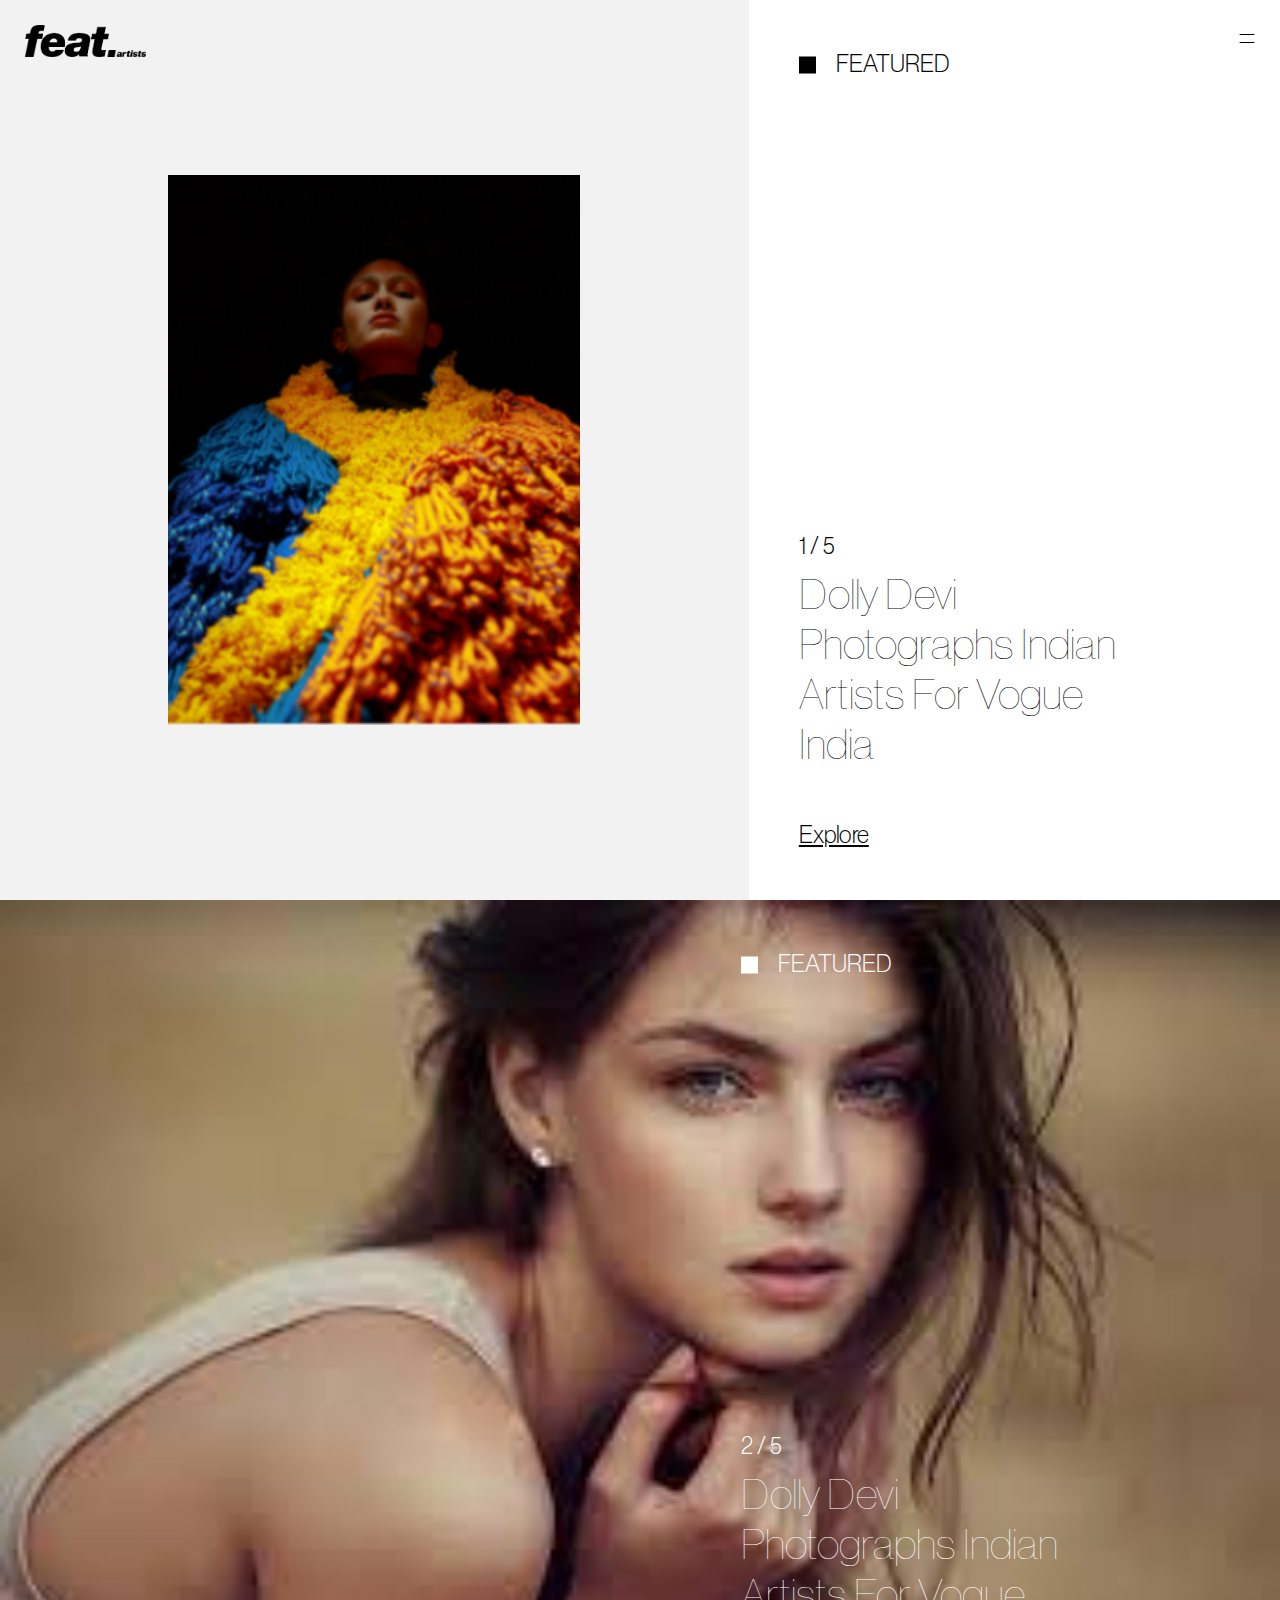
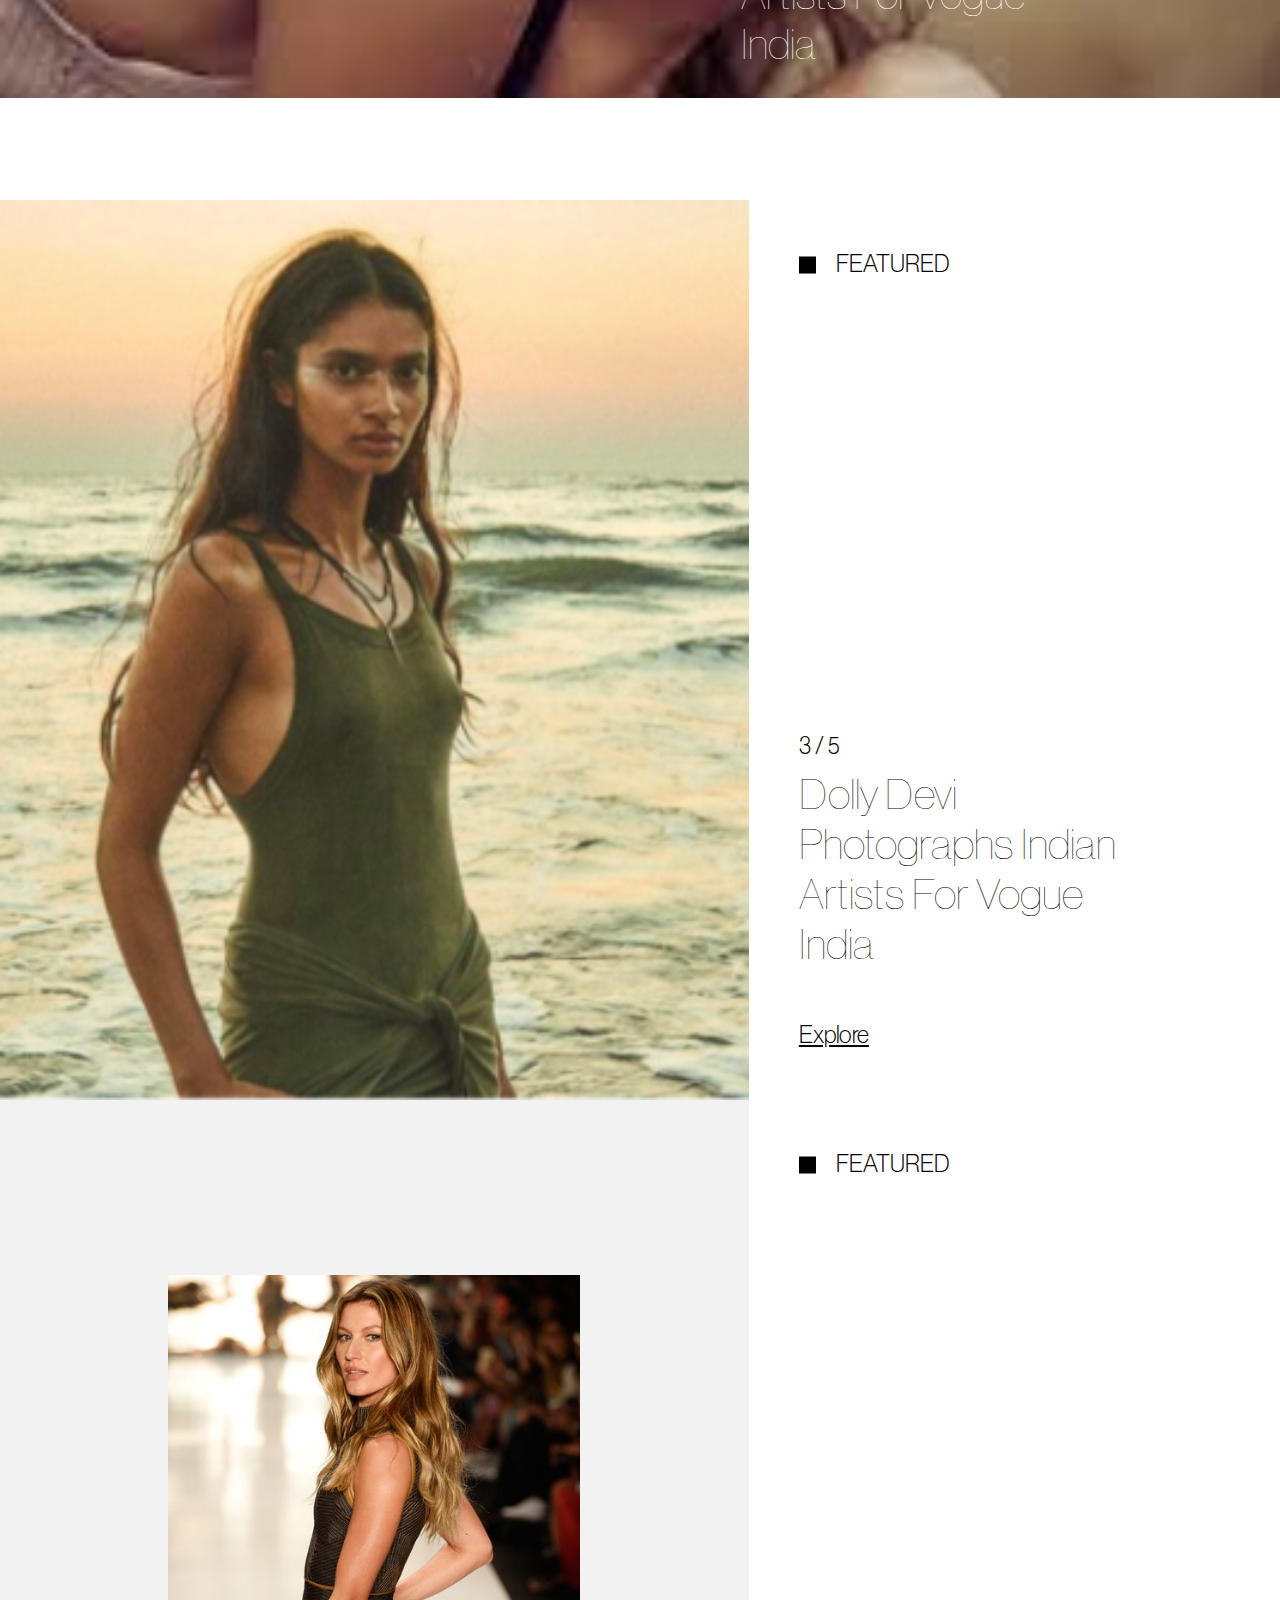
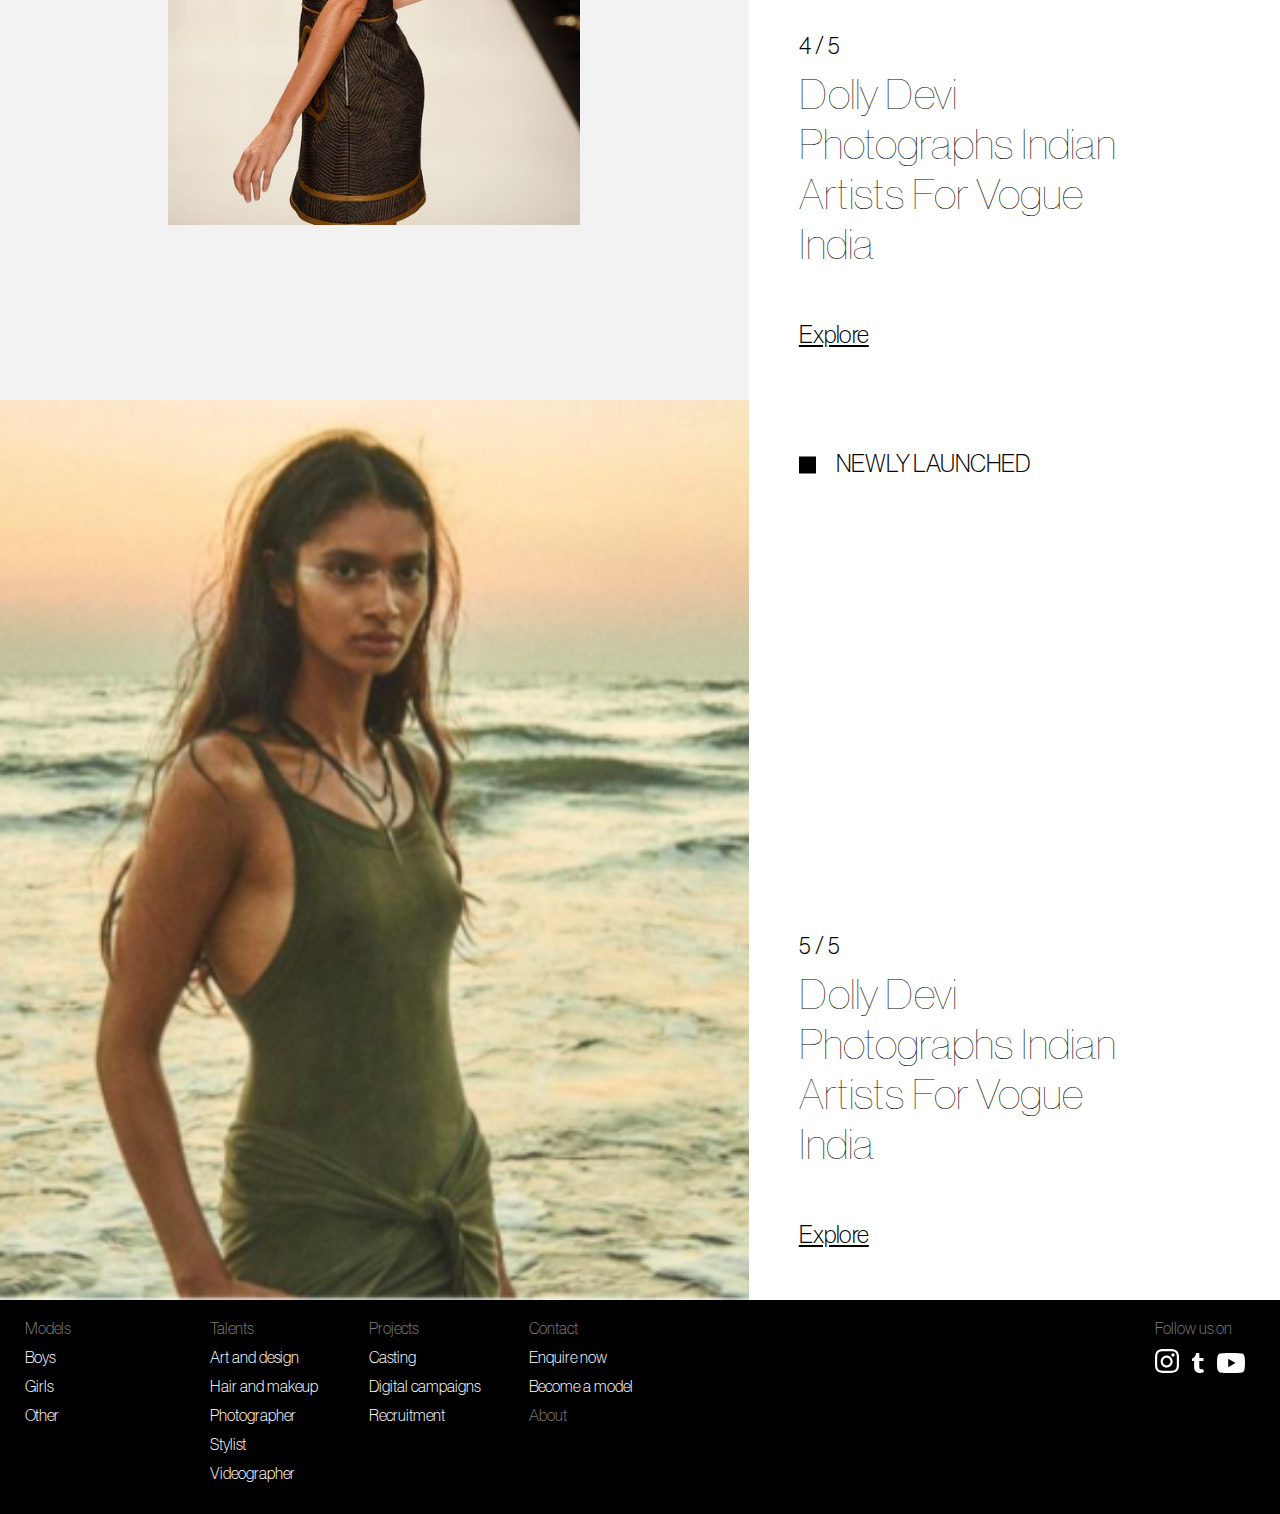
<file: index.html>
<!DOCTYPE html>
<html lang="en">
<head>
    <meta charset="UTF-8">
    <meta http-equiv="X-UA-Compatible" content="IE=edge">
    <meta name="viewport" content="width=device-width, initial-scale=1.0">
    <title>Feat</title>
    <link rel="stylesheet" href="style.css">
    <link rel="stylesheet" href="home.css">
    <link href="https://db.onlinewebfonts.com/c/02d8bfeaeb805e69f0b04e0f78697ec3?family=NHaasGroteskDSPro-55Rg" rel="stylesheet" type="text/css"/>
    <script src="https://code.jquery.com/jquery-3.6.0.min.js" integrity="sha256-/xUj+3OJU5yExlq6GSYGSHk7tPXikynS7ogEvDej/m4=" crossorigin="anonymous"></script>
    <script src="./utils.js"></script>
</head>
<body>
    <header>
        <span class="logo"><a href="index.html"><img src="img/feat_artists-logo.png" alt=""></a></span>
        <span class="hamburger-icon"><img src="img/hamburger-icon.svg" alt=""></span>
    </header>
    <main class="">
        <section class="section active" id="slide-1">
            <div class="feat-home-banner gray-box">
                <div class="feat-home-banner-image">
                    <div class="feat-aspect-container">
                        <div class="aspect-4-3">
                            <img src="./img/img3.png" alt="" srcset="" style="z-index:1">
                            <img src="./img/img1.png" alt="" srcset="">
                           <img src="./img/img5.jpeg" alt="" srcset="">
                           <img src="./img/img6.jpeg" alt="" srcset="">
                        </div>
                    </div>
                </div>
                <div class="feat-home-banner-content">
                    <div class="tag">FEATURED</div>
                    <div class="feat-banner-slide-content">
                        <div class="slide-number">
                            <span>1</span>
                            /
                            <span>5</span>
                        </div>
                        <h1 onmouseover="runImageSlideshow(1)" onmouseout="stopImageSlideshow()">Dolly Devi Photographs Indian Artists For Vogue India</h1>
                        <a onmouseover="runImageSlideshow(1)" onmouseout="stopImageSlideshow()">Explore</a>
                    </div>
                </div>
            </div>
        </section>
        <section class="section " id="slide-2">
            <div class="feat-home-banner full">
                <div class="feat-home-banner-image">
                    <img src="./img/download.jpeg" alt="" srcset="" style="z-index:1">

                </div>
                <div class="feat-home-banner-content">
                    <div class="tag">FEATURED</div>
                    <div class="feat-banner-slide-content">
                        <div class="slide-number">
                            <span>2</span>
                            /
                            <span>5</span>
                        </div>
                        <h1 onmouseover="runImageSlideshow(2)" onmouseout="stopImageSlideshow()">Dolly Devi Photographs Indian Artists For Vogue India</h1>
                        <a onmouseover="runImageSlideshow(2)" onmouseout="stopImageSlideshow()">Explore</a>
                    </div>
                </div>
            </div>
        </section>
        <section class="section" id="slide-3">
            <div class="feat-home-banner">
                <div class="feat-home-banner-image">
                 <img src="./img/img1.png" alt="" srcset="" style="z-index:1">
                 <img src="./img/img2.png" alt="" srcset="">
                    <img src="./img/img5.jpeg" alt="" srcset="">
                    <img src="./img/img6.jpeg" alt="" srcset="">
                </div>
                <div class="feat-home-banner-content">
                    <div class="tag">FEATURED</div>
                    <div class="feat-banner-slide-content">
                        <div class="slide-number">
                            <span>3</span>
                            /
                            <span>5</span>
                        </div>
                        <h1 onmouseover="runImageSlideshow(3)" onmouseout="stopImageSlideshow()">Dolly Devi Photographs Indian Artists For Vogue India</h1>
                        <a onmouseover="runImageSlideshow(3)" onmouseout="stopImageSlideshow()">Explore</a>
                    </div>
                </div>
            </div>
        </section>
        <section class="section " id="slide-4">
            <div class="feat-home-banner gray-box">
                <div class="feat-home-banner-image">
                    <div class="feat-aspect-container">
                        <div class="aspect-4-3">
                            <img src="./img/img6.jpeg" alt="" srcset="" style="z-index:1">
                            <img src="./img/img1.png" alt="" srcset="">
                           <img src="./img/img5.jpeg" alt="" srcset="">
                           <img src="./img/img4.jpeg" alt="" srcset="">
                        </div>
                    </div>
                </div>
                <div class="feat-home-banner-content">
                    <div class="tag">FEATURED</div>
                    <div class="feat-banner-slide-content">
                        <div class="slide-number">
                            <span>4</span>
                            /
                            <span>5</span>
                        </div>
                        <h1 onmouseover="runImageSlideshow(4)" onmouseout="stopImageSlideshow()">Dolly Devi Photographs Indian Artists For Vogue India</h1>
                        <a onmouseover="runImageSlideshow(4)"  onmouseout="stopImageSlideshow()">Explore</a>
                    </div>
                </div>
            </div>
        </section>
        <section class="section static" id="slide-5">
            <div class="feat-home-banner">
                <div class="feat-home-banner-image">
                 <img src="./img/img1.png" alt="" srcset="" style="z-index:1">
                 <img src="./img/img2.png" alt="" srcset="">
                    <img src="./img/img5.jpeg" alt="" srcset="">
                    <img src="./img/img6.jpeg" alt="" srcset="">
                </div>
                <div class="feat-home-banner-content">
                    <div class="tag">NEWLY LAUNCHED</div>
                    <div class="feat-banner-slide-content">
                        <div class="slide-number">
                            <span>5</span>
                            /
                            <span>5</span>
                        </div>
                        <h1 onmouseover="runImageSlideshow(3)" onmouseout="stopImageSlideshow()">Dolly Devi Photographs Indian Artists For Vogue India</h1>
                        <a onmouseover="runImageSlideshow(3)" onmouseout="stopImageSlideshow()">Explore</a>
                    </div>
                </div>
            </div>
        </section>
        <!-- <section class="section static">
          <h1>Boring</h1>
        </section>
        <section class="section parallax bg2">
          <h1>Fluffy Kitten</h1>
        </section> -->
      </main>
    <footer>
        <ul>
            <li class="grey mb10">Models</li>
            <li>Boys</li>
            <li>Girls</li>
            <li>Other</li>
        </ul>
        <ul>
            <li class="grey mb10">Talents</li>
            <li>Art and design</li>
            <li>Hair and makeup</li>
            <li>Photographer</li>
            <li>Stylist</li>
            <li>Videographer</li>
        </ul>
        <ul>
            <li class="grey mb10">Projects</li>
            <li>Casting</li>
            <li>Digital campaigns</li>
            <li>Recruitment</li>
        </ul>
        <ul>
            <li class="grey mb10">Contact</li>
            <li>Enquire now</li>
            <li class="mb10">Become a model</li>
            <li class="grey desk-only">About</li>
        </ul>
        <ul class="mob-only">
            <li class="grey mb10">About</li>
        </ul>
        <ul class="ml-auto">
            <li class="mb10 grey">Follow us on </li>
            <li class="social-icons">
                <span><img src="img/insta.svg" alt=""></span>
                <span><img src="img/tumblr.svg" alt=""></span>
                <span><img src="img/youtube.svg" alt=""></span>
            </li>
        </ul>
    </footer>
    <script>
        lastScrollTop = 0
        $(document).ready(function(){
            $(window).on('scroll',function(e){
                if($(window).scrollTop() > lastScrollTop){
                    goingDown = true;
                    
                    // $(window).scrollTop($('.section:not(.active)')[0].offsetTop)
                    // $("html, body").animate({ scrollTop: $('.section:not(.active)')[0].offsetTop }, 600);
                    // $('.section:not(.active)').css('margin-top',0)
                    // $('.section:not(.active)').first().addClass('active')
                    // $('.section:not(.active)').first().css('margin-top',(($('.section.active').length * 100) + 'vh'))
                    // console.log('came here');
                    // e.stopPropagation();
                }else{
                    goingDown = false;
                }
                lastScrollTop = $(window).scrollTop();
                if($('.section:not(.active):not(.static').length){
                    if($(window).scrollTop() > $('.section:not(.active)').first().offset().top){
                        $('.section:not(.active)').css('margin-top',0)
                        $('.section:not(.active)').first().addClass('active')
                        $('.section:not(.active)').first().css('margin-top',(($('.section.active').length * 100) + 'vh'))
                    }
                }
                if(!goingDown && $('.section.active').length > 1){
                    console.log(goingDown);
                    if($(window).scrollTop() <= $('.section:not(.active)').first().offset().top - $(window).height()){
                        $('.section.active').last().removeClass('active')
                        $('.section:not(.active)').first().css('margin-top',(($('.section.active').length * 100) + 'vh'))
                       // $('.section:not(.active)').css('margin-top',0)
                   }
                }
                // else{
                //     $('.section:not(.active)').first().removeClass('active')
                // }
            })



            // window.addEventListener('scroll',scrollHandler);
            // window.addEventListener(wheelEvent, throttle(scrollHandler, 300));
            // window.addEventListener('keydown', keyDownHandler);
            
            var scrollTimer = -1;
            var isScrolledFinished = false;
            function scrollHandler(e){
                // console.log(e.preventDefault);

                // if (scrollTimer != -1)
                //     clearTimeout(scrollTimer);
                    
                // scrollTimer = window.setTimeout(scrollFinished, 300);
                changeActiveSlide('down');
                
                // if (window.innerWidth > 767) {
                    // }
            }
            $(window).one('scroll',function() {
                // Stuff
                console.log('working once');
                changeActiveSlide(goingDown);
            });
            function reinitiateSingleScroll(){
                $(window).one('scroll',function() {
                    // Stuff
                    changeActiveSlide(goingDown);
                    console.log('working twice');
                });
            }
            // function scrollFinished() {
            //     console.log(isScrolledFinished);
            //     isScrolledFinished = true;
            //     if( $(window).scrollTop() != $('section:not(.active)').first().offset().top){
            //     }
            // }
            function changeActiveSlide(direction){
                if(window.pageYOffset < $('section.static').first().offset().top){
                        if(direction){
                            console.log(direction);
                            $("html, body").animate({ scrollTop: $('section:not(.active)').first().offset().top }, 300,function(){
                                console.log('animation stopped');
                            });
                            $('html, body').css('overflow','hidden')
                            setTimeout(function() {
                                $('html, body').css('overflow','auto')
                                reinitiateSingleScroll();
                            }, 1000);
                        }
                        if(direction == false){
                            $("html, body").animate({ scrollTop: $('section:not(.active)').first().offset().top - $(window).height() }, 300,function(){
                                console.log('animation stopped');
                            
                            });
                            $('html, body').css('overflow','hidden')
                            setTimeout(function() {
                                $('html, body').css('overflow','auto')
                                reinitiateSingleScroll();
                            }, 1000);
                        }
                }else{
                    reinitiateSingleScroll();
                }
            }
        })


        


        var imgTimer;
        function stopImageSlideshow(id){
            clearInterval(imgTimer)
        }
        function runImageSlideshow(id){
            const length = $('#slide-'+id + ' .feat-home-banner-image img').length;
            count = 1;
            imgTimer = setInterval(function(){
                if(count===length){
                    count = 0;
                    // $('#slide-'+id + ' .feat-home-banner-image img').css('z-index','0');
                    // $('#slide-'+id + ' .feat-home-banner-image img')[0].style.zIndex = 1;
                    
                }
                $('#slide-'+id + ' .feat-home-banner-image img').css('z-index','0');
                $('#slide-'+id + ' .feat-home-banner-image img')[count].style.zIndex = 1;
                count +=1;
            
            },500)
        }
    </script>
</body>
</html>
</file>
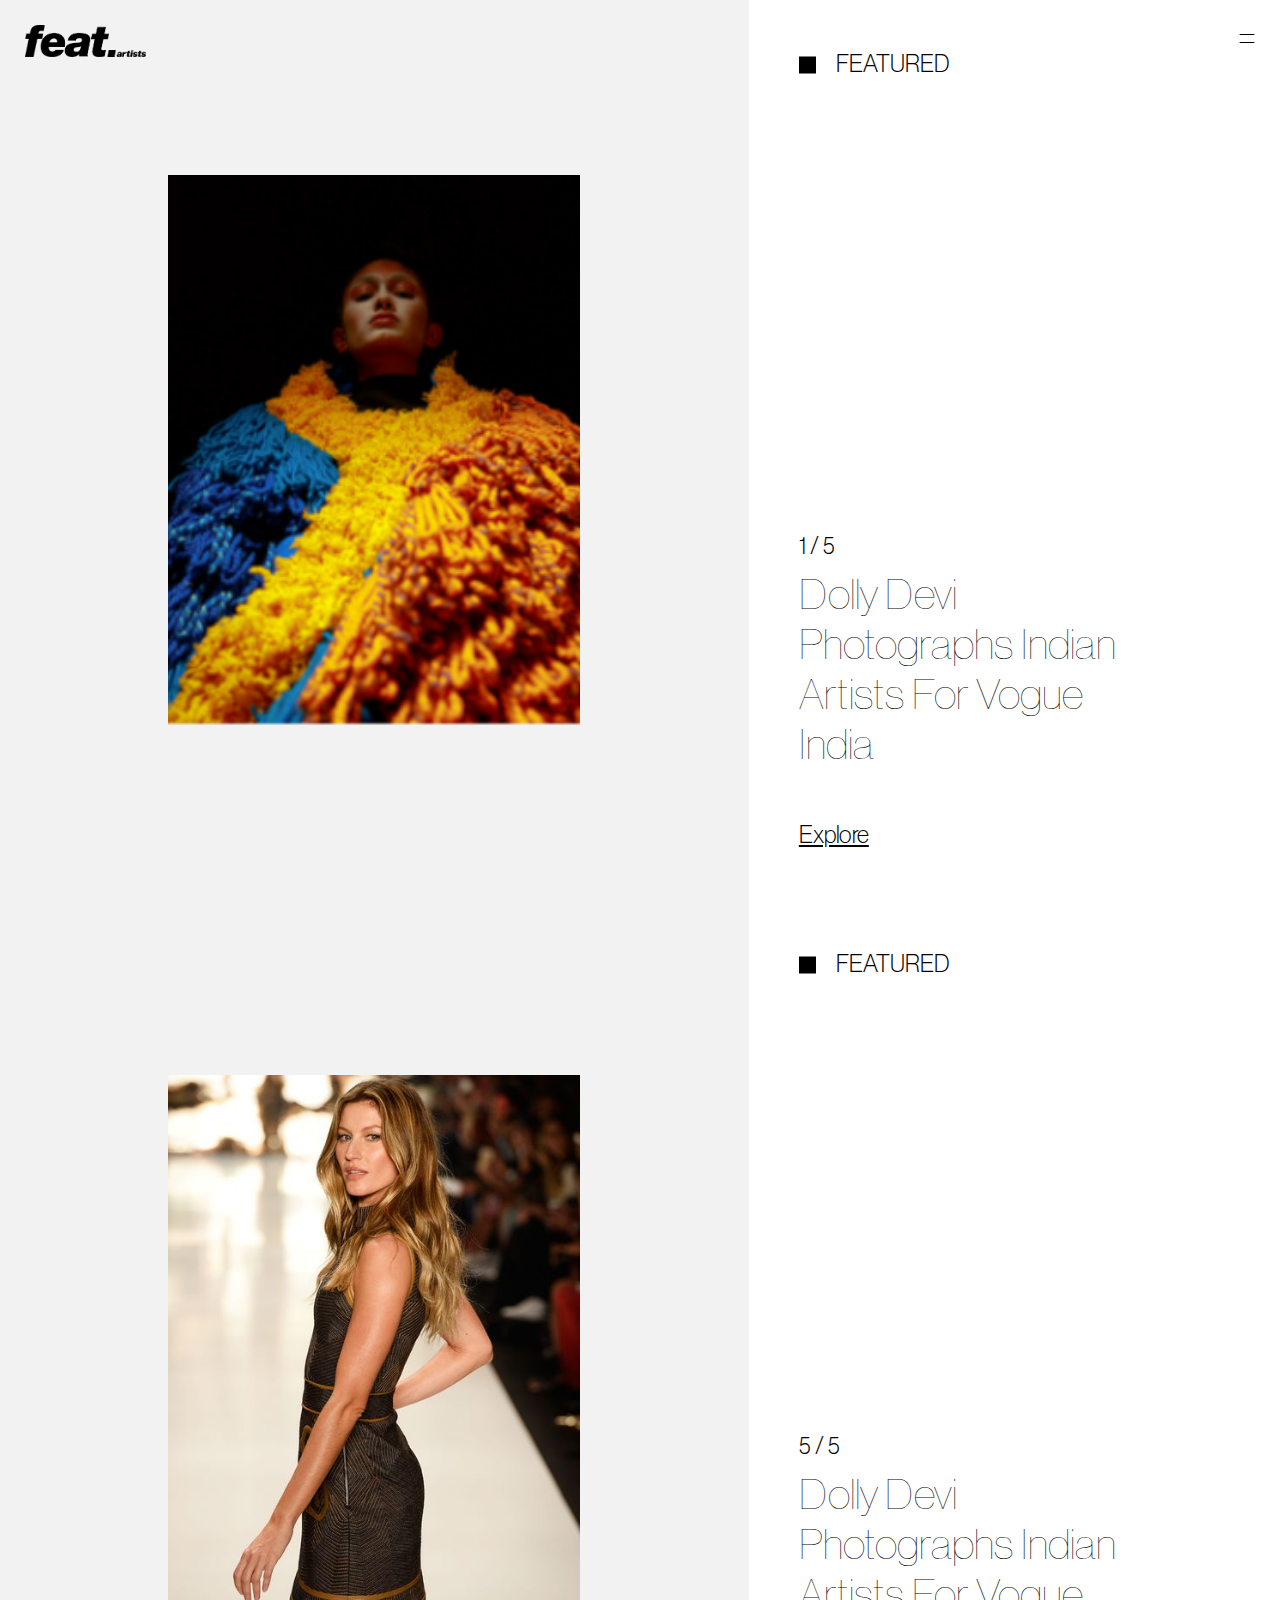
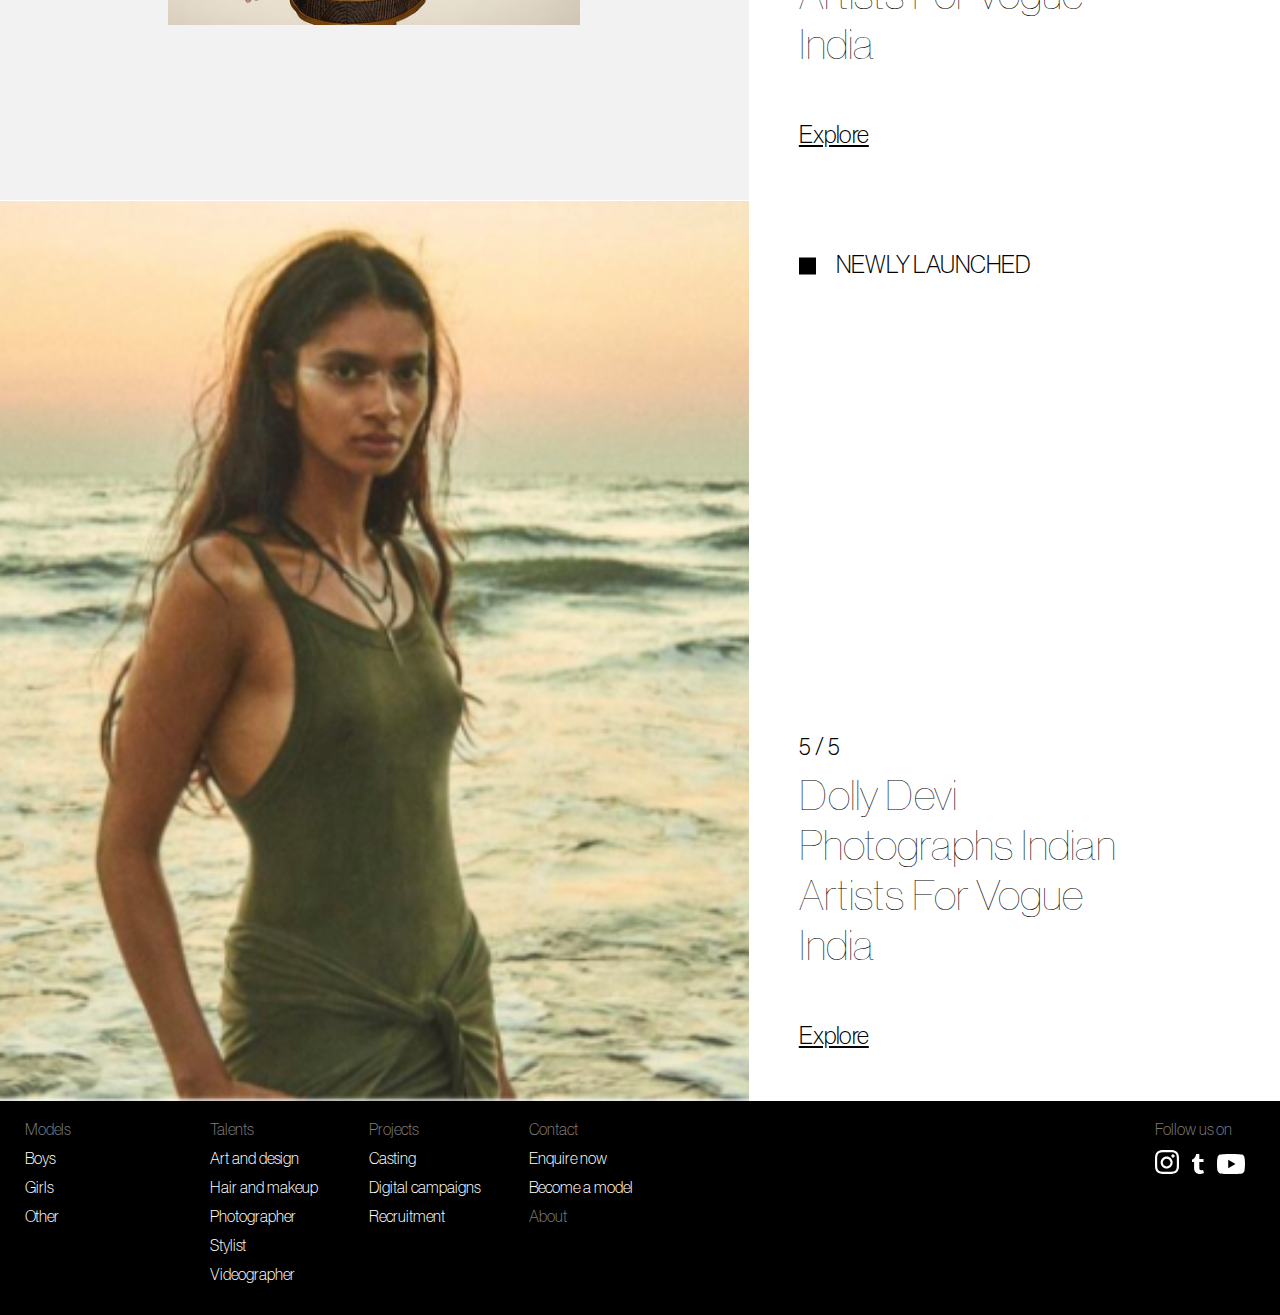
<file: homepage.html>
<!DOCTYPE html>
<html lang="en">
<head>
    <meta charset="UTF-8">
    <meta http-equiv="X-UA-Compatible" content="IE=edge">
    <meta name="viewport" content="width=device-width, initial-scale=1.0">
    <title>Feat</title>
    <link rel="stylesheet" href="style.css">
    <link rel="stylesheet" href="home.css">
    <link href="https://db.onlinewebfonts.com/c/02d8bfeaeb805e69f0b04e0f78697ec3?family=NHaasGroteskDSPro-55Rg" rel="stylesheet" type="text/css"/>
    <script src="https://code.jquery.com/jquery-3.6.0.min.js" integrity="sha256-/xUj+3OJU5yExlq6GSYGSHk7tPXikynS7ogEvDej/m4=" crossorigin="anonymous"></script>
    <script src="./utils.js"></script>
</head>
<body>
    <header>
        <span class="logo"><a href="index.html"><img src="img/feat_artists-logo.png" alt=""></a></span>
        <span class="hamburger-icon"><img src="img/hamburger-icon.svg" alt=""></span>
    </header>
    <main class="">
        <div class="section-wrapper">
        <section class="section active" id="slide-1">
            <div class="feat-home-banner gray-box">
                <div class="feat-home-banner-image">
                    <div class="feat-aspect-container">
                        <div class="aspect-4-3">
                            <img src="./img/img3.png" alt="" srcset="" style="z-index:1">
                            <img src="./img/img1.png" alt="" srcset="">
                           <img src="./img/img5.jpeg" alt="" srcset="">
                           <img src="./img/img6.jpeg" alt="" srcset="">
                        </div>
                    </div>
                </div>
                <div class="feat-home-banner-content">
                    <div class="tag">FEATURED</div>
                    <div class="feat-banner-slide-content">
                        <div class="slide-number">
                            <span>1</span>
                            /
                            <span>5</span>
                        </div>
                        <h1 onmouseover="runImageSlideshow(1)" onmouseout="stopImageSlideshow()">Dolly Devi Photographs Indian Artists For Vogue India</h1>
                        <a onmouseover="runImageSlideshow(1)" onmouseout="stopImageSlideshow()">Explore</a>
                    </div>
                </div>
            </div>
        </section>
        <section class="section " id="slide-2">
            <div class="feat-home-banner full">
                <div class="feat-home-banner-image">
                    <img src="./img/download.jpeg" alt="" srcset="" style="z-index:1">

                </div>
                <div class="feat-home-banner-content">
                    <div class="tag">FEATURED</div>
                    <div class="feat-banner-slide-content">
                        <div class="slide-number">
                            <span>2</span>
                            /
                            <span>5</span>
                        </div>
                        <h1 onmouseover="runImageSlideshow(2)" onmouseout="stopImageSlideshow()">Dolly Devi Photographs Indian Artists For Vogue India</h1>
                        <a onmouseover="runImageSlideshow(2)" onmouseout="stopImageSlideshow()">Explore</a>
                    </div>
                </div>
            </div>
        </section>
        <section class="section" id="slide-3">
            <div class="feat-home-banner">
                <div class="feat-home-banner-image">
                 <img src="./img/img1.png" alt="" srcset="" style="z-index:1">
                 <img src="./img/img2.png" alt="" srcset="">
                    <img src="./img/img5.jpeg" alt="" srcset="">
                    <img src="./img/img6.jpeg" alt="" srcset="">
                </div>
                <div class="feat-home-banner-content">
                    <div class="tag">FEATURED</div>
                    <div class="feat-banner-slide-content">
                        <div class="slide-number">
                            <span>3</span>
                            /
                            <span>5</span>
                        </div>
                        <h1 onmouseover="runImageSlideshow(3)" onmouseout="stopImageSlideshow()">Dolly Devi Photographs Indian Artists For Vogue India</h1>
                        <a onmouseover="runImageSlideshow(3)" onmouseout="stopImageSlideshow()">Explore</a>
                    </div>
                </div>
            </div>
        </section>
        <section class="section " id="slide-4">
            <div class="feat-home-banner">
                <div class="feat-home-banner-image">
                 <img src="./img/img1.png" alt="" srcset="" style="z-index:1">
                 <img src="./img/img2.png" alt="" srcset="">
                    <img src="./img/img5.jpeg" alt="" srcset="">
                    <img src="./img/img6.jpeg" alt="" srcset="">
                </div>
                <div class="feat-home-banner-content">
                    <div class="tag">NEWLY LAUNCHED</div>
                    <div class="feat-banner-slide-content">
                        <div class="slide-number">
                            <span>4</span>
                            /
                            <span>5</span>
                        </div>
                        <h1 onmouseover="runImageSlideshow(3)" onmouseout="stopImageSlideshow()">Dolly Devi Photographs Indian Artists For Vogue India</h1>
                        <a onmouseover="runImageSlideshow(3)" onmouseout="stopImageSlideshow()">Explore</a>
                    </div>
                </div>
            </div>
        </section>
        <section class="section " id="slide-5">
            <div class="feat-home-banner gray-box">
                <div class="feat-home-banner-image">
                    <div class="feat-aspect-container">
                        <div class="aspect-4-3">
                            <img src="./img/img6.jpeg" alt="" srcset="" style="z-index:1">
                            <img src="./img/img1.png" alt="" srcset="">
                           <img src="./img/img5.jpeg" alt="" srcset="">
                           <img src="./img/img4.jpeg" alt="" srcset="">
                        </div>
                    </div>
                </div>
                <div class="feat-home-banner-content">
                    <div class="tag">FEATURED</div>
                    <div class="feat-banner-slide-content">
                        <div class="slide-number">
                            <span>5</span>
                            /
                            <span>5</span>
                        </div>
                        <h1 onmouseover="runImageSlideshow(4)" onmouseout="stopImageSlideshow()">Dolly Devi Photographs Indian Artists For Vogue India</h1>
                        <a onmouseover="runImageSlideshow(4)"  onmouseout="stopImageSlideshow()">Explore</a>
                    </div>
                </div>
            </div>
        </section>
       
    </div>
    <div class="static-interceptor"></div>
        <!-- <section class="section static">
          <h1>Boring</h1>
        </section>
        <section class="section parallax bg2">
          <h1>Fluffy Kitten</h1>
        </section> -->
        <section class="section " id="slide-5">
            <div class="feat-home-banner">
                <div class="feat-home-banner-image">
                 <img src="./img/img1.png" alt="" srcset="" style="z-index:1">
                 <img src="./img/img2.png" alt="" srcset="">
                    <img src="./img/img5.jpeg" alt="" srcset="">
                    <img src="./img/img6.jpeg" alt="" srcset="">
                </div>
                <div class="feat-home-banner-content">
                    <div class="tag">NEWLY LAUNCHED</div>
                    <div class="feat-banner-slide-content">
                        <div class="slide-number">
                            <span>5</span>
                            /
                            <span>5</span>
                        </div>
                        <h1 onmouseover="runImageSlideshow(3)" onmouseout="stopImageSlideshow()">Dolly Devi Photographs Indian Artists For Vogue India</h1>
                        <a onmouseover="runImageSlideshow(3)" onmouseout="stopImageSlideshow()">Explore</a>
                    </div>
                </div>
            </div>
        </section>
      </main>
    <footer>
        <ul>
            <li class="grey mb10">Models</li>
            <li>Boys</li>
            <li>Girls</li>
            <li>Other</li>
        </ul>
        <ul>
            <li class="grey mb10">Talents</li>
            <li>Art and design</li>
            <li>Hair and makeup</li>
            <li>Photographer</li>
            <li>Stylist</li>
            <li>Videographer</li>
        </ul>
        <ul>
            <li class="grey mb10">Projects</li>
            <li>Casting</li>
            <li>Digital campaigns</li>
            <li>Recruitment</li>
        </ul>
        <ul>
            <li class="grey mb10">Contact</li>
            <li>Enquire now</li>
            <li class="mb10">Become a model</li>
            <li class="grey desk-only">About</li>
        </ul>
        <ul class="mob-only">
            <li class="grey mb10">About</li>
        </ul>
        <ul class="ml-auto">
            <li class="mb10 grey">Follow us on </li>
            <li class="social-icons">
                <span><img src="img/insta.svg" alt=""></span>
                <span><img src="img/tumblr.svg" alt=""></span>
                <span><img src="img/youtube.svg" alt=""></span>
            </li>
        </ul>
    </footer>
    <script>
        lastScrollTop = 0
        
        $(window).on('beforeunload', function() {
            $(window).scrollTop(0);
        });
        $(document).ready(function(){
            $(this).scrollTop(0);
            function resetPage(){
                console.log('here');
                window.scrollTo(0,0)
                $(window).css('overflow','hidden');
                $('body,html').css('overflow','hidden');
            }
            resetPage();
            const wheelEvent = 'onwheel' in document.createElement('div') ? 'wheel' : 'mousewheel';
            // window.addEventListener('DOMMouseScroll', throttle(this.scrollHandler, 500));
            

           
            
            window.addEventListener(wheelEvent,scrollHandler);
            window.addEventListener('scroll', scrollHandler);
            window.addEventListener('keydown', keyDownHandler);

            document.addEventListener('swiped-down', (e) => {
                console.log('swipe' + e.detail.dir); // swipe direction
                // props.scrollThroughCarousel(-1);
            });
            document.addEventListener('swiped-up', (e) => {
                console.log('swipe' + e.detail.dir); // swipe direction
                // props.scrollThroughCarousel(1);
            });
            var scrollTimer = -1;
            var isWheeling = false;
            var isAnimating = false;
            function scrollHandler(e){

                if(isWheeling === false){
                    handleDirection(e);
                }
                if (scrollTimer != -1){
                    clearTimeout(scrollTimer);
                    isWheeling = true;
                }

                scrollTimer = window.setTimeout(function(){
                    isWheeling = false;
                }, 100);
                
                if((window.pageYOffset < $('.static-interceptor').offset().top )&& (e.deltaY<0) && !isAnimating){
                    console.log('scroll to top');
                    isAnimating = true
                    $("html, body").stop().animate({ scrollTop: 0}, 1000,function(){
                        isAnimating = false;
                    })
                }
            }

            var extraDuplicate = false
            function handleDirection(e){
                if(extraDuplicate){
                    return false;
                }
                extraDuplicate = true
                setTimeout(() => {
                    extraDuplicate = false
                }, 100);
                if(e.deltaY > 0){
                    // console.log('down');
                    changeActiveSlide('down')
                }else{
                    changeActiveSlide('up')
                    // console.log('up');
                }
            } 
            function keyDownHandler(e){
                e.preventDefault();
                // const { scrollThroughCarousel } = this.props;
                switch (e.key) {
                    case 'ArrowUp':
                        console.log('up');
                        changeActiveSlide('up')
                        break;
                    case 'PageUp':
                        console.log('up');

                        changeActiveSlide('up')
                        break;
                    case 'ArrowDown':
                        console.log('down');
                         changeActiveSlide('down')
                        break;
                    case 'PageDown':
                        console.log('down');
                         changeActiveSlide('down')
                        break;
                    default:
                        break;
                }
            }        
            // directions
            // if($(window).scrollTop() > lastScrollTop){
            //     goingDown = true;
            // }else{
            //     goingDown = false;
            // }
            // lastScrollTop = $(window).scrollTop();
            
            function changeActiveSlide(direction){
                console.log(direction);
                if(window.pageYOffset < 30){
                    $('html, body').css('overflow','hidden')
                    if(direction === 'down'){
                        // $("html, body").animate({ scrollTop: $('section:not(.active)').first().offset().top }, 500);
                        if($('.section-wrapper .section:not(.active)').length > 0){
                            $('.section-wrapper .section:not(.active)').first().addClass('active')
                        }
                        else{
                            document.querySelector('body').style.overflow = 'auto';
                            document.querySelector('html').style.overflow = 'auto';
                            console.log('scroll to interceptor');
                            $("html, body").stop().animate({ scrollTop: $('.static-interceptor').offset().top }, 1000);
                        }
                    }
                    else if(direction === 'up'){
                            
                            if($('.section-wrapper .section.active').length >1){
                                $('.section-wrapper .section.active').last().removeClass('active')
                            }
                        //     $("html, body").animate({ scrollTop: $('section:not(.active)').first().offset().top - $(window).height() }, 300,function(){
                        //         console.log('animation stopped');
                            
                        //     });
                        //     $('html, body').css('overflow','hidden')
                        //     setTimeout(function() {
                        //         $('html, body').css('overflow','auto')
                        //     }, 1000);
                        }
                }
            }
        })


        


        var imgTimer;
        function stopImageSlideshow(id){
            clearInterval(imgTimer)
        }
        function runImageSlideshow(id){
            const length = $('#slide-'+id + ' .feat-home-banner-image img').length;
            count = 1;
            imgTimer = setInterval(function(){
                if(count===length){
                    count = 0;
                    // $('#slide-'+id + ' .feat-home-banner-image img').css('z-index','0');
                    // $('#slide-'+id + ' .feat-home-banner-image img')[0].style.zIndex = 1;
                    
                }
                $('#slide-'+id + ' .feat-home-banner-image img').css('z-index','0');
                $('#slide-'+id + ' .feat-home-banner-image img')[count].style.zIndex = 1;
                count +=1;
            
            },500)
        }
    </script>
</body>
</html>
</file>
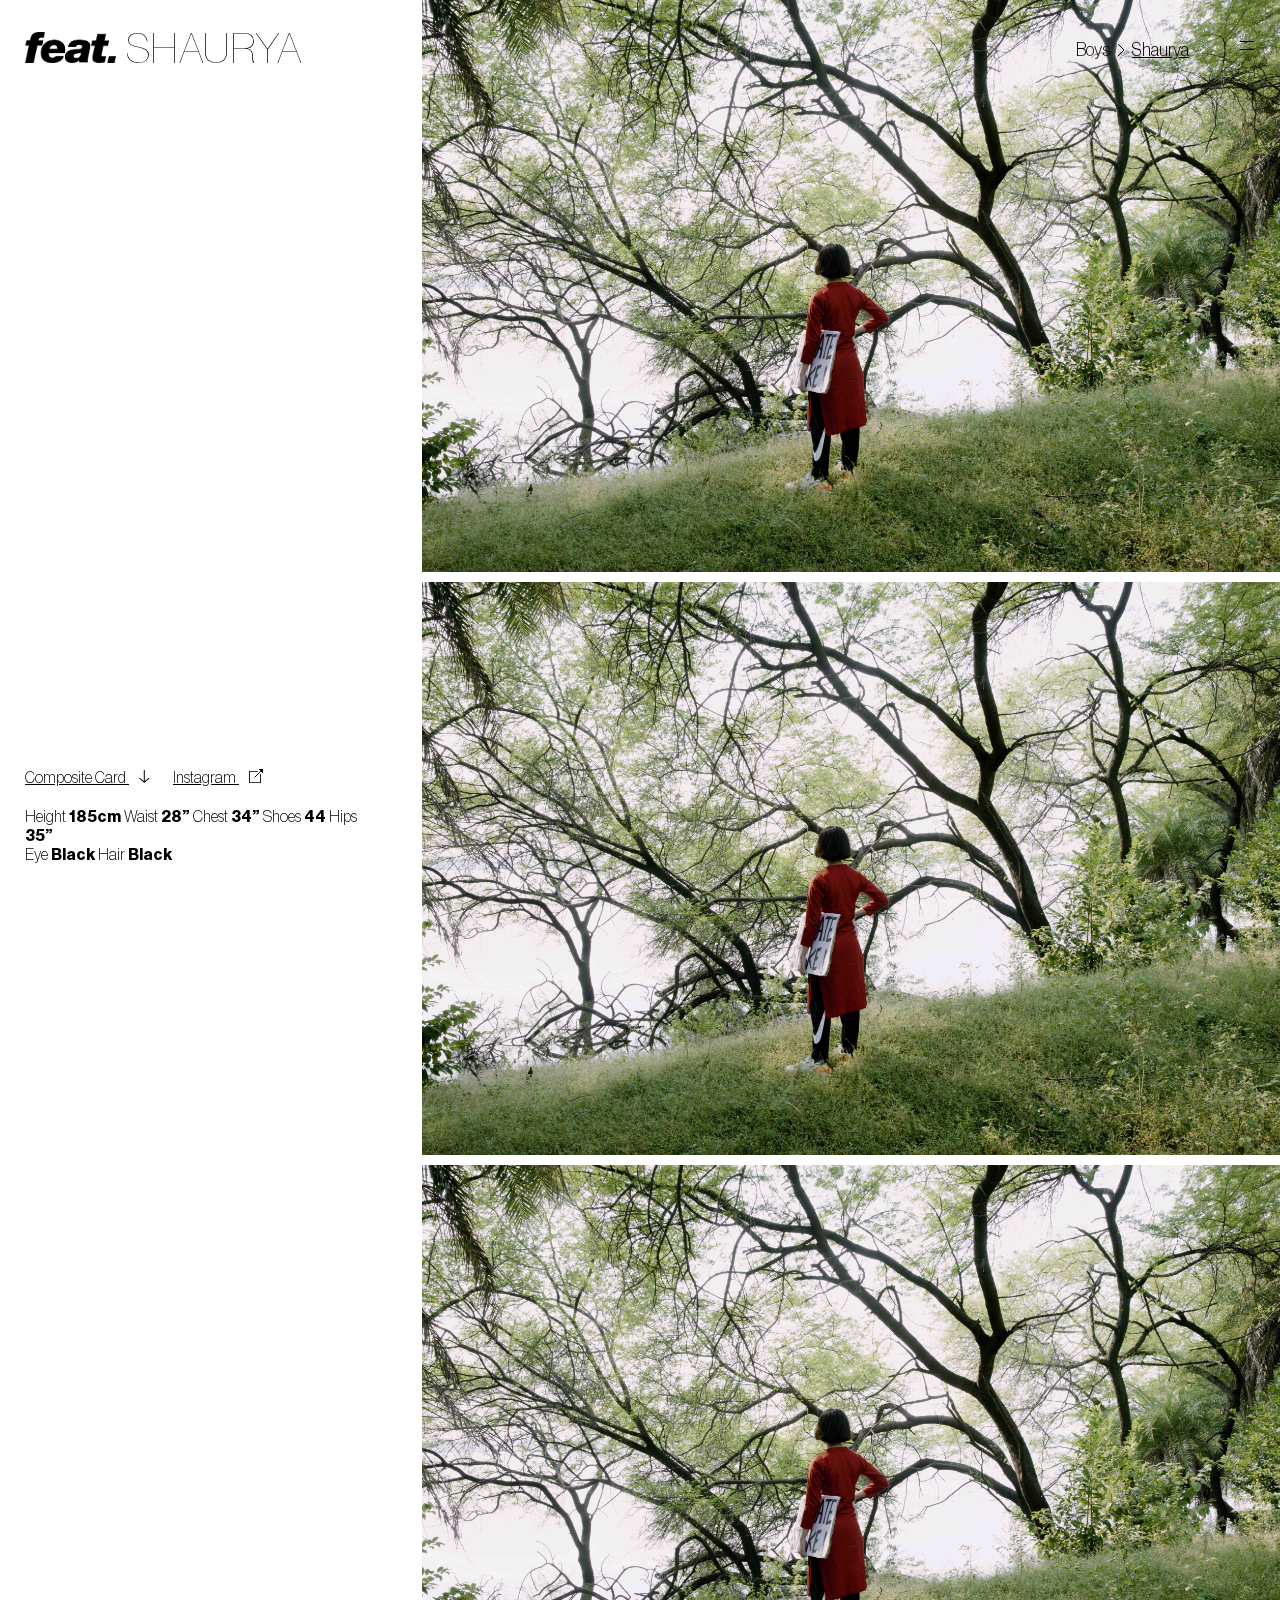
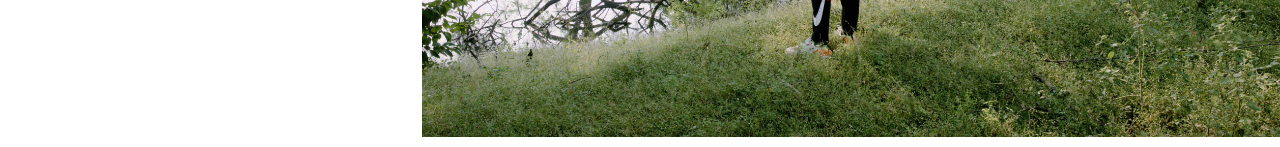
<file: models-interior.html>
<!DOCTYPE html>
<html lang="en">
<head>
    <meta charset="UTF-8">
    <meta http-equiv="X-UA-Compatible" content="IE=edge">
    <meta name="viewport" content="width=device-width, initial-scale=1.0">
    <title>Feat</title>
    <link rel="stylesheet" href="style.css">
    <link rel="stylesheet" href="home.css">
    <link rel="stylesheet" href="models.css">
    <link rel="stylesheet" href="https://cdnjs.cloudflare.com/ajax/libs/font-awesome/5.15.2/css/all.min.css">
    <script src="https://code.jquery.com/jquery-3.6.0.min.js" integrity="sha256-/xUj+3OJU5yExlq6GSYGSHk7tPXikynS7ogEvDej/m4=" crossorigin="anonymous"></script>
</head>
<body>
    <header class="secondary">
        <span class="logo featonly"><a href="index.html"><img src="img/feat-logo.png" alt=""></a></span>
        <span class="model-name">SHAURYA</span>
            <ul class="breadcrumb">
              
                <li>
                    <a href="#">
                        Boys
                    </a>
                </li>
                <li class="active">
                    <a href="#">
                        Shaurya
                    </a>
                </li>
            </ul>
        </span>
        <span class="hamburger-icon toggle"><img src="img/hamburger-icon.svg" alt=""></span>
    </header>
    <section class="container model-interior">
        <div class="left-half">
          <article>
            <div class="model-social">
                <a href="#">Composite Card <img src="img/download.svg"></a>
                <a href="#" class="ml20">Instagram <img src="img/insta-link.svg"></a>
            </div>
            <div class="model-stats"> 
                Height  <b>185cm</b> Waist  <b>28”</b> Chest  <b>34”</b>  Shoes  <b>44</b>  Hips  <b>35”</b>  <br>
                Eye  <b>Black</b>  Hair  <b>Black</b> 
            </div>
           
          </article>
        </div>
        <div class="right-half">
          <article>
              <img src="img/img7.jpg" alt="" class="full-width">

              <img src="img/img7.jpg" alt="" class="full-width">

              <img src="img/img7.jpg" alt="" class="full-width">
            </article>
        </div>
      </section>
      <div class="overlay" id="overlay">
        <span class="hamburger-back"><img src="img/back.svg"></span>
          <span class="toggle"><img src="img/cross.svg"></span>
        <nav class="overlay-menu">
            <ul class="first">
                <li><a href="#">Models</a></li>
                <li><a href="#">Talents</a></li>
                <li><a href="#">Projects</a></li>
                <li><a href="#">Contact</a></li>
                <li><a href="#">About</a></li>
                <li><a href="#">Search</a></li>

            </ul>
            <ul class="second">
                <li>
                    <a href="#">ALL</a>
                    <img src="img/hamburger-boys.png"/>
                </li>
                <li>
                    <a href="#">Boys</a>
                    <img src="img/hamburger-boys.png"/>
                </li>
                <li>
                    <a href="#">Girls</a>
                    <img src="img/hamburger-girls.png"/>
                </li>
                <li>
                    <a href="#">Queer</a>
                    <img src="img/hamburger-girls.png"/>
                </li>
            </ul>
        </nav>
    </div>

    <script>
    $(document).ready(function(){
        $('.toggle').click(function() {
            // $(this).toggleClass('active');
            $('#overlay').toggleClass('open');
        });
            if( document.documentElement.clientWidth < 768) {

            $('.overlay-menu ul.first li').on('click', function(e) {
                e.preventDefault();
                $('.overlay-menu ul.first').addClass("hide-mobile");
                $('.overlay-menu ul.second').addClass( "show" );
                $('#overlay').addClass("change-background");
            });
            $('.hamburger-back').on('click', function(e) {
                e.preventDefault();
                $('.overlay-menu ul.first').removeClass("hide-mobile");
                $('.overlay-menu ul.second').removeClass( "show" );
                $('#overlay').removeClass("change-background");
            });
            }
        $('.overlay-menu ul.first li').hover(
            function() {
            $('.overlay-menu ul.second').addClass( "show" );
            // $('.overlay-menu ul.first').addClass("hide-mobile");
        }, function() {
            $('.overlay-menu ul.second').removeClass( "show" );
        });
        $('.overlay-menu ul.second').hover(
            function() {
            $(this).addClass( "show" );
        }, function() {
            $(this).removeClass( "show" );
        });
     /*Bind an event handler to the "resize"*/

      


    });
   
//    $('.overlay-menu ul.second li').hover(
//     function() {
//     $('.overlay-menu ul.second').addClass( "show" );
//   }, function() {
//     $('.overlay-menu ul.second').removeClass( "show" );
//    });
    </script>
</body>
</html>
</file>
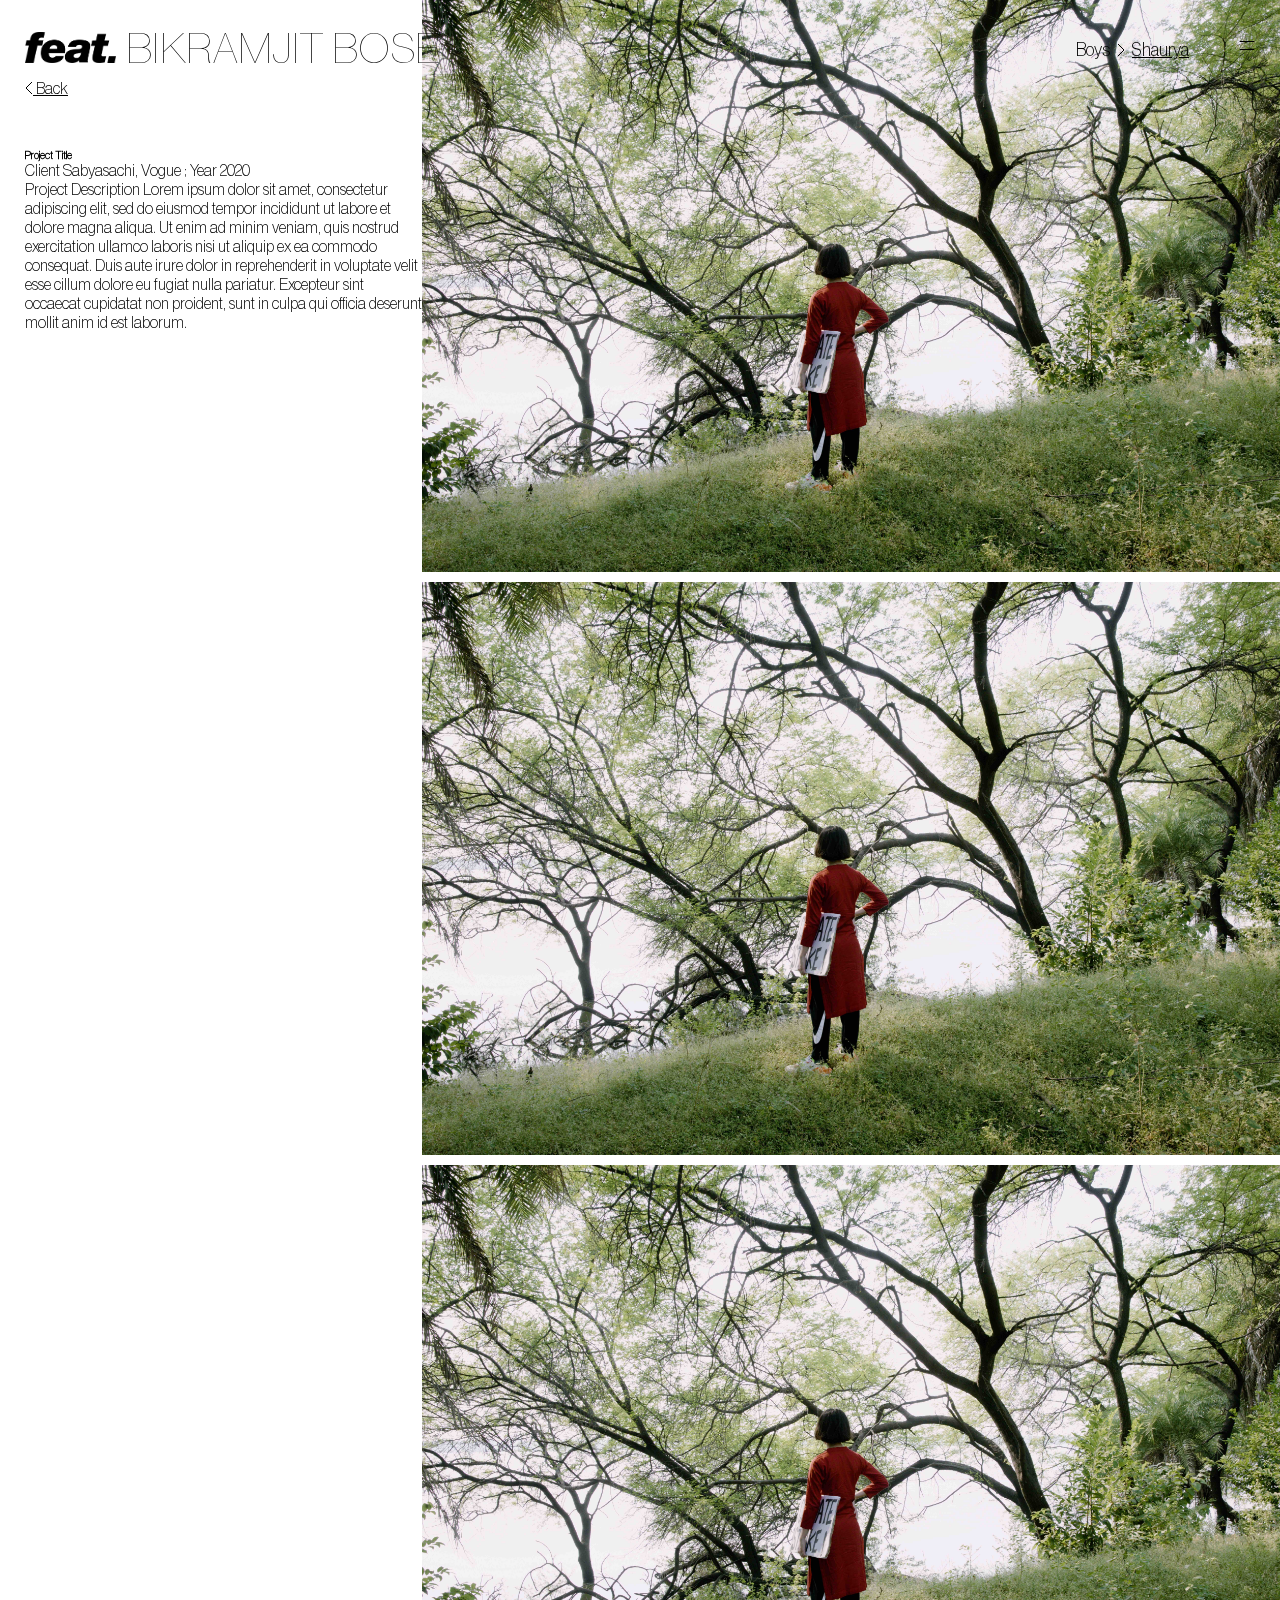
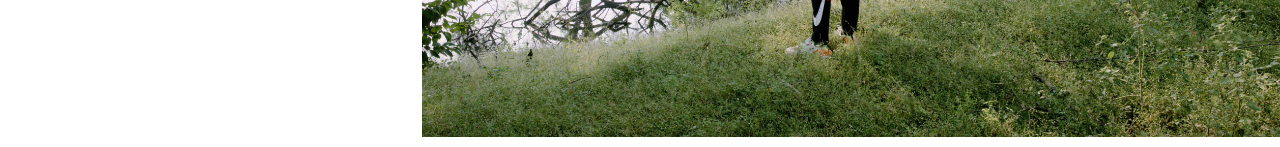
<file: talents-interior.html>
<!DOCTYPE html>
<html lang="en">
<head>
    <meta charset="UTF-8">
    <meta http-equiv="X-UA-Compatible" content="IE=edge">
    <meta name="viewport" content="width=device-width, initial-scale=1.0">
    <title>Feat</title>
    <link rel="stylesheet" href="style.css">
    <link rel="stylesheet" href="home.css">
    <link rel="stylesheet" href="models.css">
    <link rel="stylesheet" href="https://cdnjs.cloudflare.com/ajax/libs/font-awesome/5.15.2/css/all.min.css">
    <script src="https://code.jquery.com/jquery-3.6.0.min.js" integrity="sha256-/xUj+3OJU5yExlq6GSYGSHk7tPXikynS7ogEvDej/m4=" crossorigin="anonymous"></script>

</head>
<body>
    <header class="secondary">
        <span class="logo featonly"><a href="index.html"><img src="img/feat-logo.png" alt=""></a></span>
        <span class="model-name uppercase">Bikramjit Bose</span>
            <ul class="breadcrumb">
              
                <li>
                    <a href="#">
                        Boys
                    </a>
                </li>
                <li class="active">
                    <a href="#">
                        Shaurya
                    </a>
                </li>
            </ul>
        </span>
        <span class="hamburger-icon"><img src="img/hamburger-icon.svg" alt=""></span>
    </header>
    <section class="container model-interior">
        <div class="left-half">
            <div class="talents-about">
                <a href="#"><img src="img/back-black.svg"/> Back</a>
                <div style="margin-top: 50px;"> 
                    <h6>Project Title</h6>
                    <p>Client  Sabyasachi, Vogue ; Year  2020</p>
                    <p>Project Description Lorem ipsum dolor sit amet, consectetur adipiscing elit, sed do eiusmod tempor incididunt ut labore et dolore magna aliqua. Ut enim ad minim veniam, quis nostrud exercitation ullamco laboris nisi ut aliquip ex ea commodo consequat. Duis aute irure dolor in reprehenderit in voluptate velit esse cillum dolore eu fugiat nulla pariatur. Excepteur sint occaecat cupidatat non proident, sunt in culpa qui officia deserunt mollit anim id est laborum.</p>
                </div>
            </div>
      
        </div>
        <div class="right-half">
          <article>
              <img src="img/img7.jpg" alt="" class="full-width">

              <img src="img/img7.jpg" alt="" class="full-width">

              <img src="img/img7.jpg" alt="" class="full-width">
            </article>
        </div>
      </section>
      
</body>
</html>
</file>
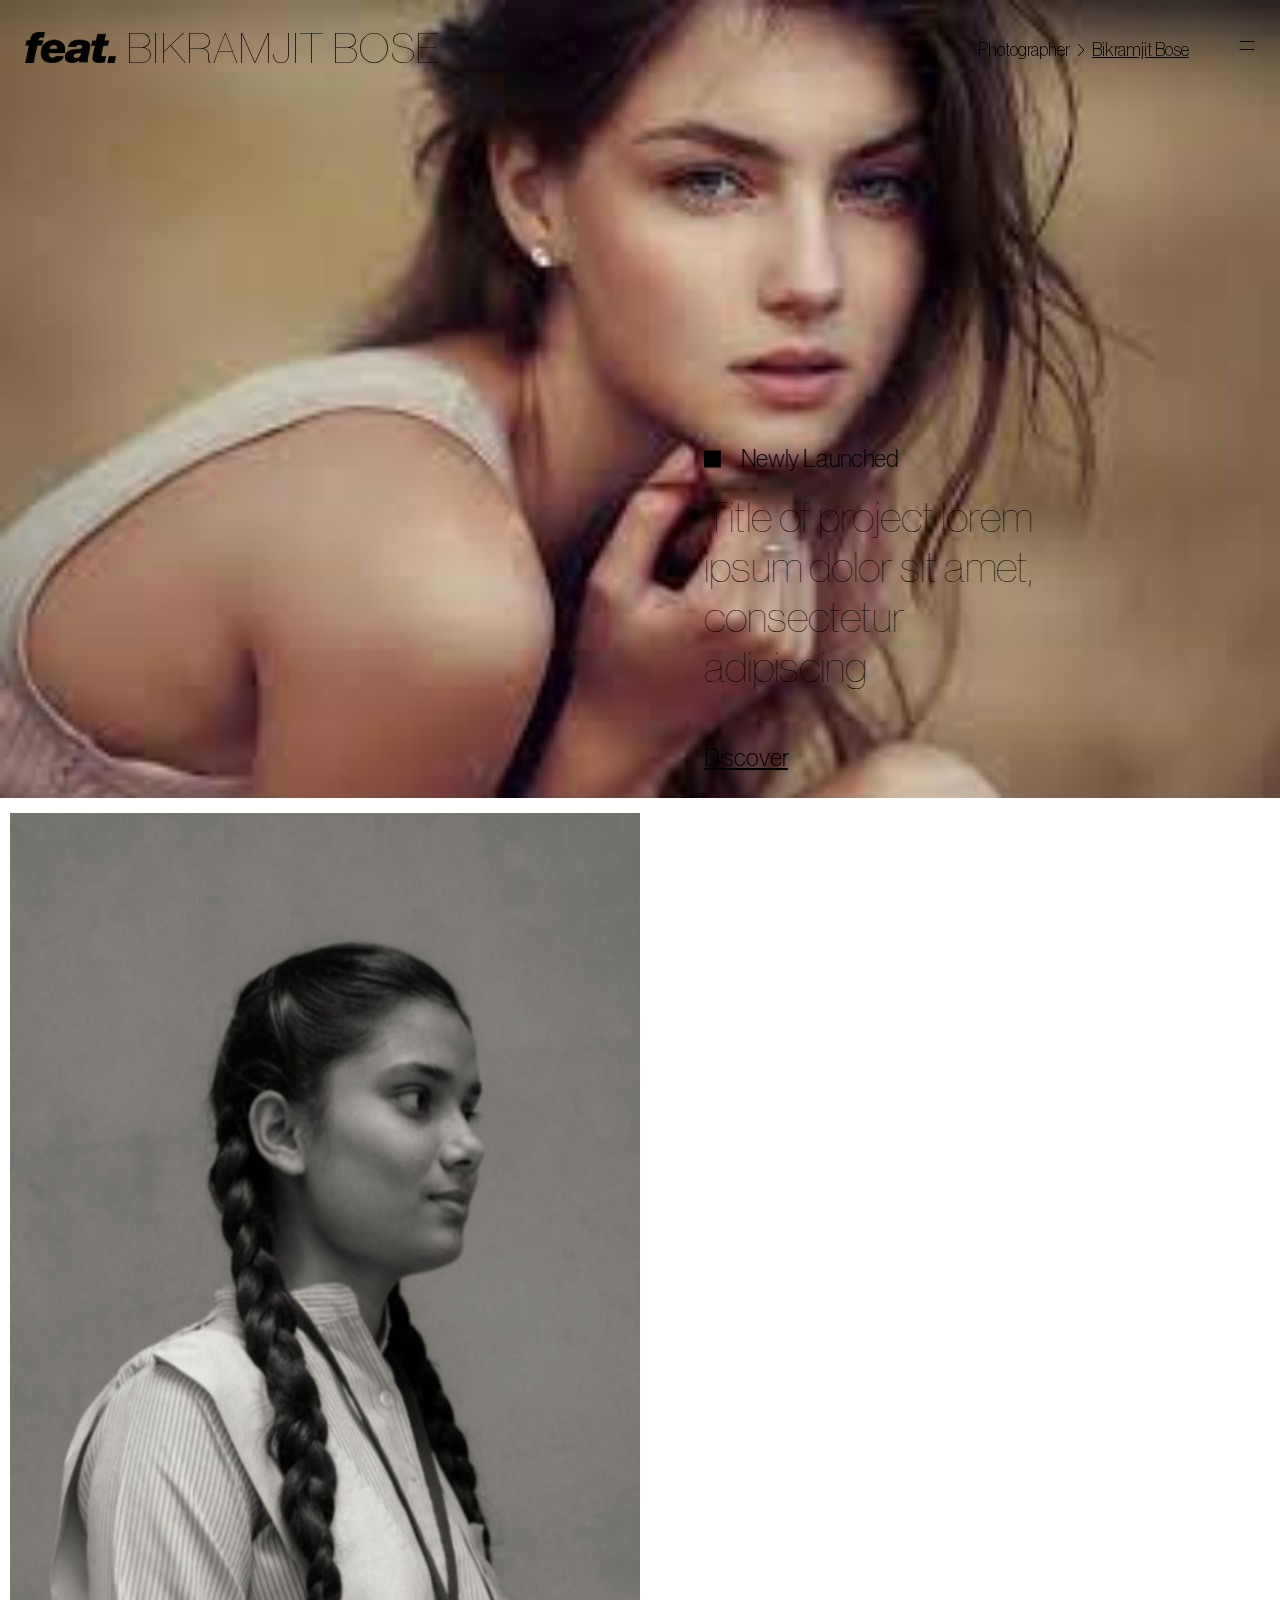
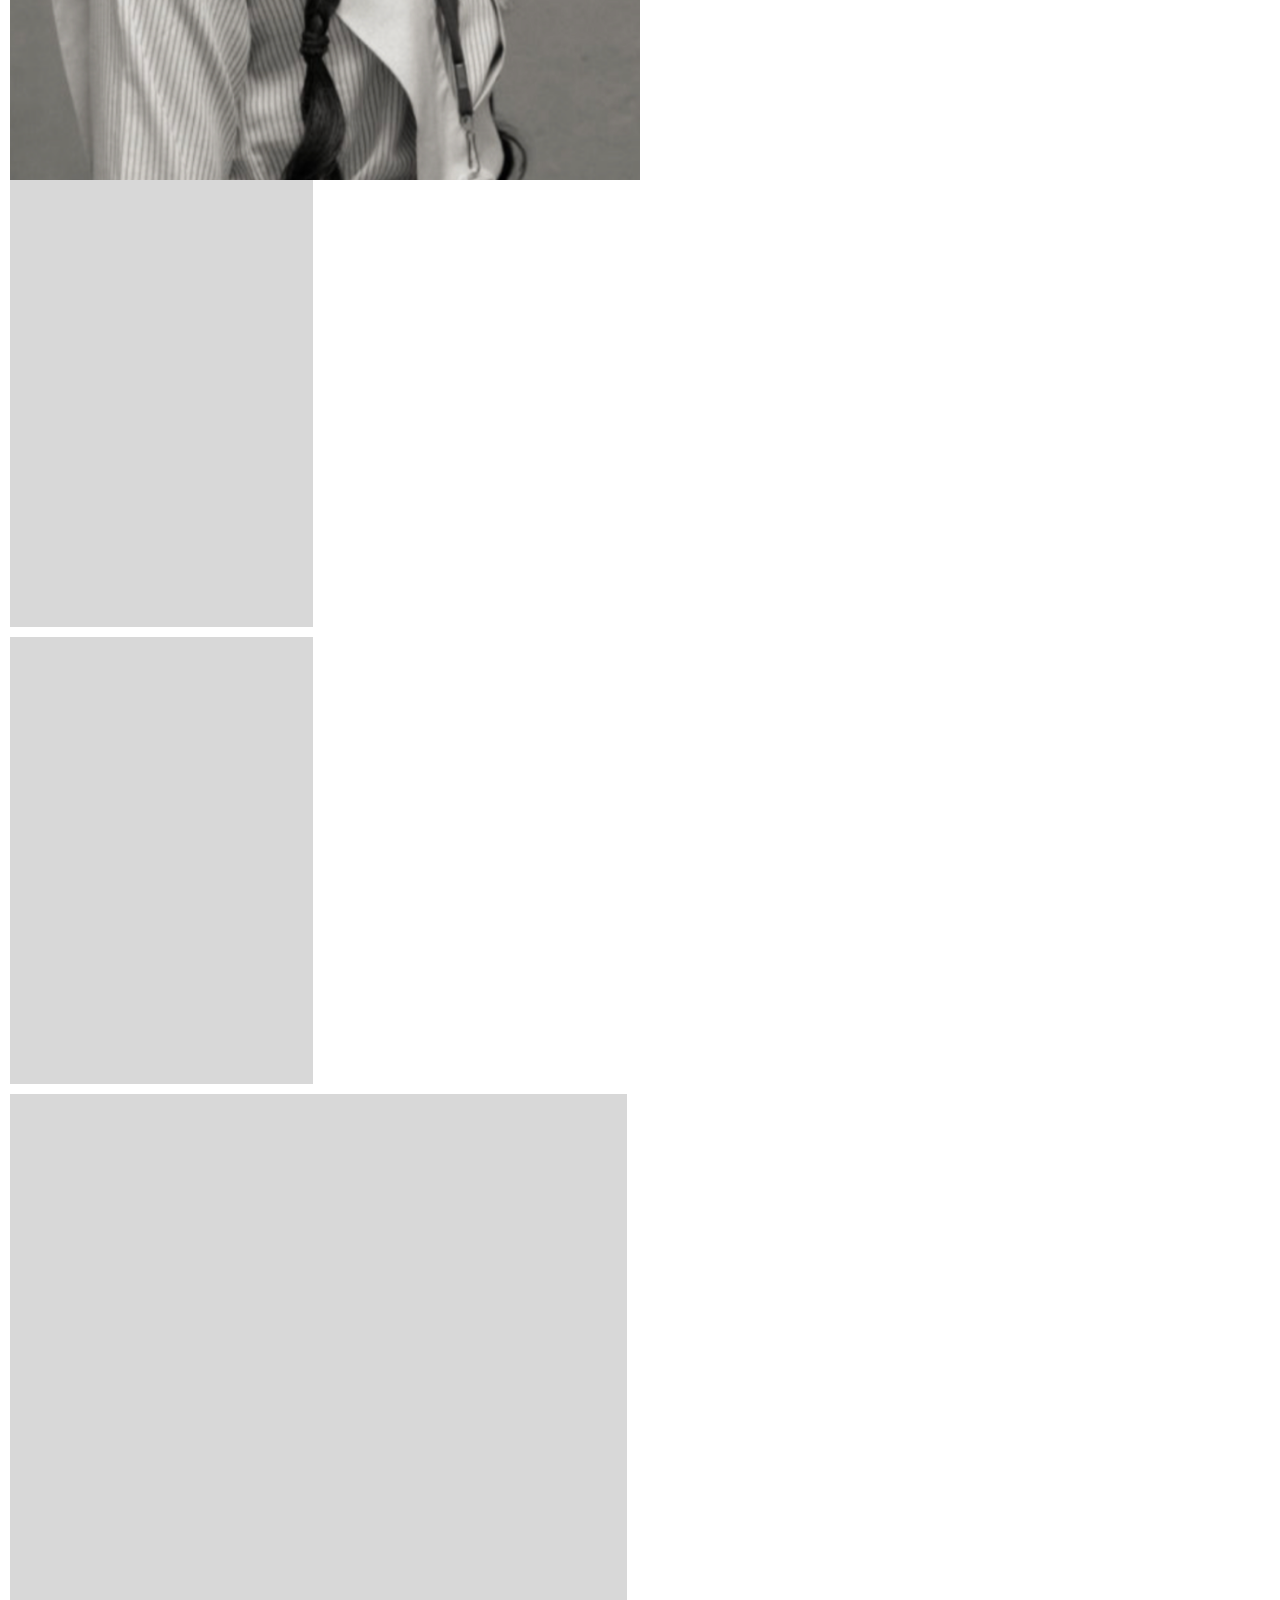
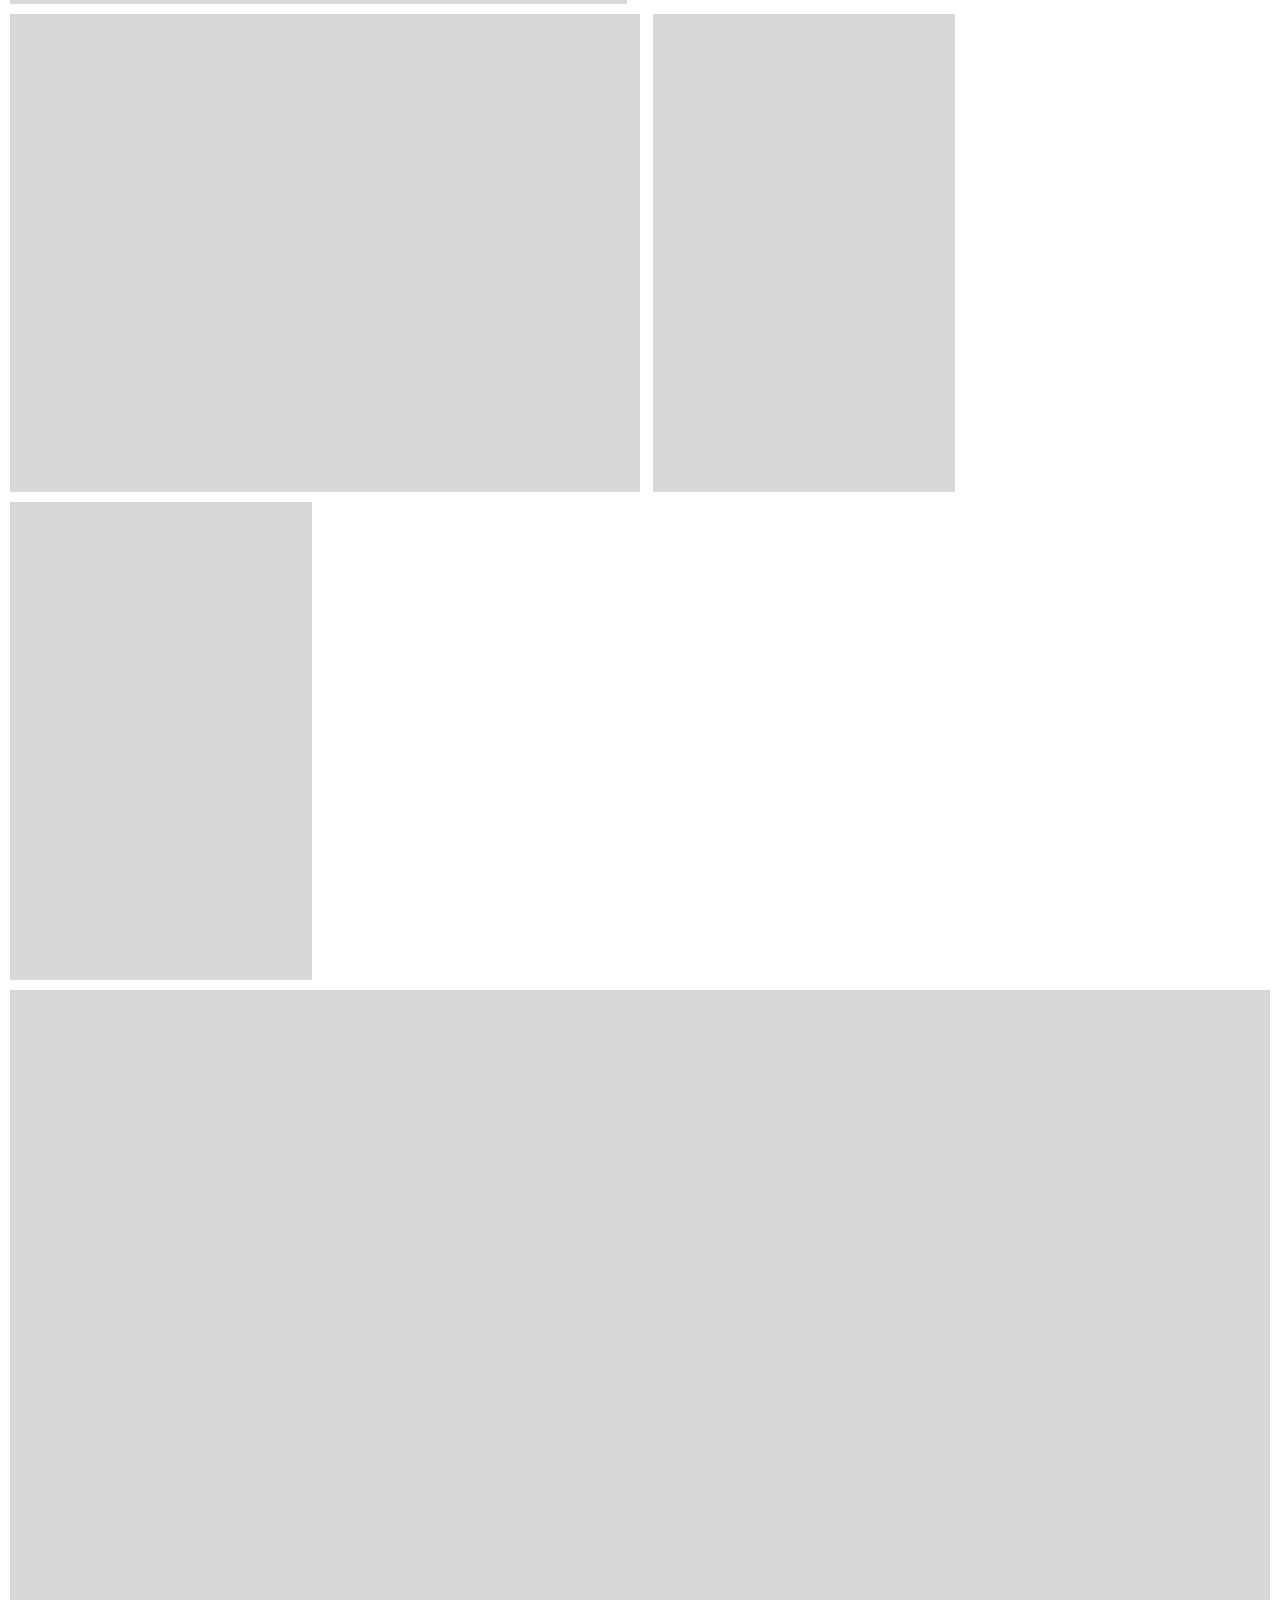
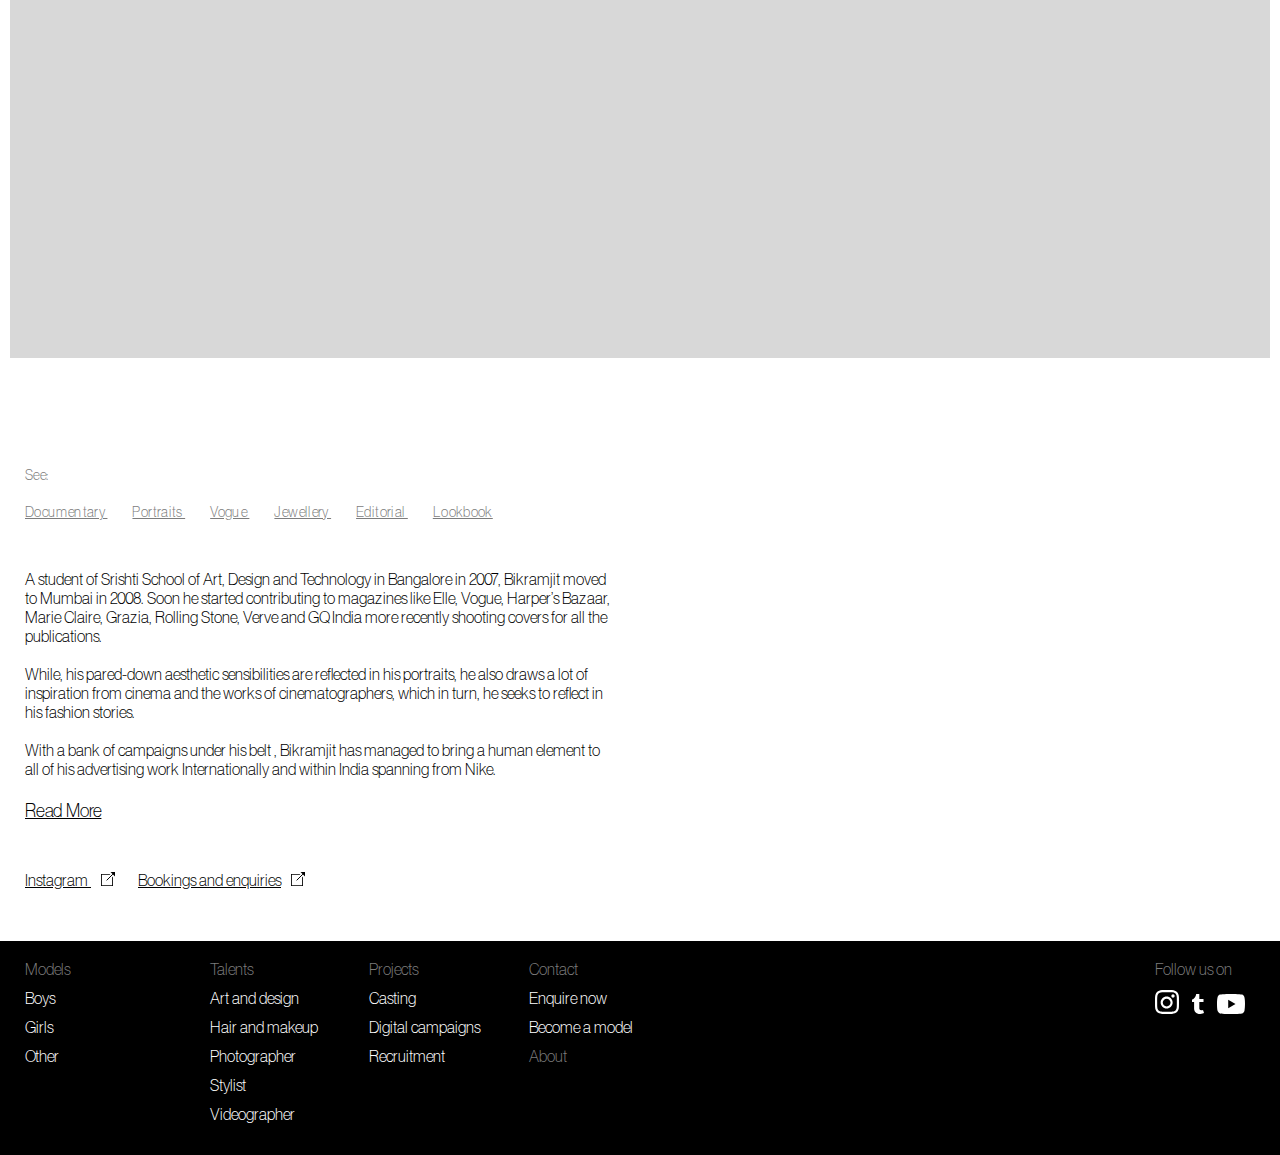
<file: talents-main.html>
<!DOCTYPE html>
<html lang="en">
<head>
    <meta charset="UTF-8">
    <meta http-equiv="X-UA-Compatible" content="IE=edge">
    <meta name="viewport" content="width=device-width, initial-scale=1.0">
    <title>Feat</title>
    <link rel="stylesheet" href="style.css">
    <link rel="stylesheet" href="home.css">
    <link rel="stylesheet" href="models.css">
    <link rel="stylesheet" href="https://cdnjs.cloudflare.com/ajax/libs/font-awesome/5.15.2/css/all.min.css">
    <script src="https://code.jquery.com/jquery-3.6.0.min.js" integrity="sha256-/xUj+3OJU5yExlq6GSYGSHk7tPXikynS7ogEvDej/m4=" crossorigin="anonymous"></script>

</head>
<body>
    <header class="secondary">
        <span class="logo featonly"><a href="index.html"><img src="img/feat-logo.png" alt=""></a></span>
        <span class="model-name uppercase">Bikramjit Bose</span>
            <ul class="breadcrumb">
              
                <li>
                    <a href="#">
                        Photographer
                    </a>
                </li>
                <li class="active">
                    <a href="#">
                        Bikramjit Bose
                    </a>
                </li>
            </ul>
        </span>
        <span class="hamburger-icon"><img src="img/hamburger-icon.svg" alt=""></span>
    </header>
    <section class="container talents-interior">
      <div class="talents-main-banner-cont">
          <img class="full-width screen-height" src="img/download.jpeg">
          <div class="content-over-image">
            <div class="tag">Newly Launched</div>
              <h1 onmouseover="runImageSlideshow(3)" onmouseout="stopImageSlideshow()">Title of project lorem ipsum dolor sit amet, consectetur adipiscing</h1>
              <a onmouseover="runImageSlideshow(3)" onmouseout="stopImageSlideshow()">Discover</a>
          </div>
      </div>
      <div class="gallery">
          <div class="featured">
              <img src="img/featured-img.png"/>
          </div>
          <div class="type-1">
          <div class="small-gal-image">
              <img src="img/grey-img.png"/>
          </div>
          <div class="small-gal-image">
            <img src="img/grey-img.png"/>
        </div>
        <div class="medium-gal-image">
            <img src="img/grey-img.png"/>
        </div>
        </div>
        <div class="type-2">
        <div class="medium-gal-image">
            <img src="img/grey-img.png"/>
        </div>
        <div class="small-gal-image">
            <img src="img/grey-img.png"/>
        </div>
        <div class="small-gal-image">
            <img src="img/grey-img.png"/>
        </div>
        </div>
        <div class="large-gal-image">
            <img src="img/grey-img.png"/>
        </div>
      </div>
      <div class="talents-details">
        <div class="talents-details-link">
            See:
            <div class="talents-details-link-list">
                <ul>
                    <li>
                        Documentary
                    </li>
                    <li>
                        Portraits
                    </li>
                    <li>
                        Vogue
                    </li>
                    <li>
                        Jewellery
                    </li>
                    <li>
                        Editorial
                    </li>
                    <li>
                        Lookbook
                    </li>
                </ul>
            </div>
            
        </div>
        <div class="talents-details-readmore-cont">
            A student of Srishti School of Art, Design and Technology in Bangalore in 2007, Bikramjit moved to Mumbai in 2008. Soon he started contributing to magazines like Elle, Vogue, Harper’s Bazaar, Marie Claire, Grazia, Rolling Stone, Verve and GQ India more recently shooting covers for all the publications.<br/><br/>

            While, his pared-down aesthetic sensibilities are reflected in his portraits, he also draws a lot of inspiration from cinema and the works of  cinematographers, which in turn, he seeks to reflect in his fashion stories.<br/><br/>
            
            With a bank of campaigns under his belt , Bikramjit has managed to bring a human element to all of his advertising work Internationally and within India spanning from Nike.
            <a class="readmore-link">Read More</a>
        </div>
        <div class="talents-links">
            <a>Instagram <img src="img/insta-link.svg"></a>
            <a>Bookings and enquiries<img src="img/insta-link.svg"></a>
        </div>
      </div>
     
      </section>
      <footer>
        <ul>
            <li class="grey mb10">Models</li>
            <li>Boys</li>
            <li>Girls</li>
            <li>Other</li>
        </ul>
        <ul>
            <li class="grey mb10">Talents</li>
            <li>Art and design</li>
            <li>Hair and makeup</li>
            <li>Photographer</li>
            <li>Stylist</li>
            <li>Videographer</li>
        </ul>
        <ul>
            <li class="grey mb10">Projects</li>
            <li>Casting</li>
            <li>Digital campaigns</li>
            <li>Recruitment</li>
        </ul>
        <ul>
            <li class="grey mb10">Contact</li>
            <li>Enquire now</li>
            <li class="mb10">Become a model</li>
            <li class="grey desk-only">About</li>
        </ul>
        <ul class="mob-only">
            <li class="grey mb10">About</li>
        </ul>
        <ul class="ml-auto">
            <li class="mb10 grey">Follow us on </li>
            <li class="social-icons">
                <span><img src="img/insta.svg" alt=""></span>
                <span><img src="img/tumblr.svg" alt=""></span>
                <span><img src="img/youtube.svg" alt=""></span>
            </li>
        </ul>
    </footer>
    <script>
        $(document).ready(function(){
            $(".talents-details-link-list ul li").click(function(){
                if($(this).hasClass("active")){
                    $(this).removeClass("active"); 
                }
                else{
                    $(this).addClass("active");
                }
            })
        })
    </script>
</body>
</html>
</file>
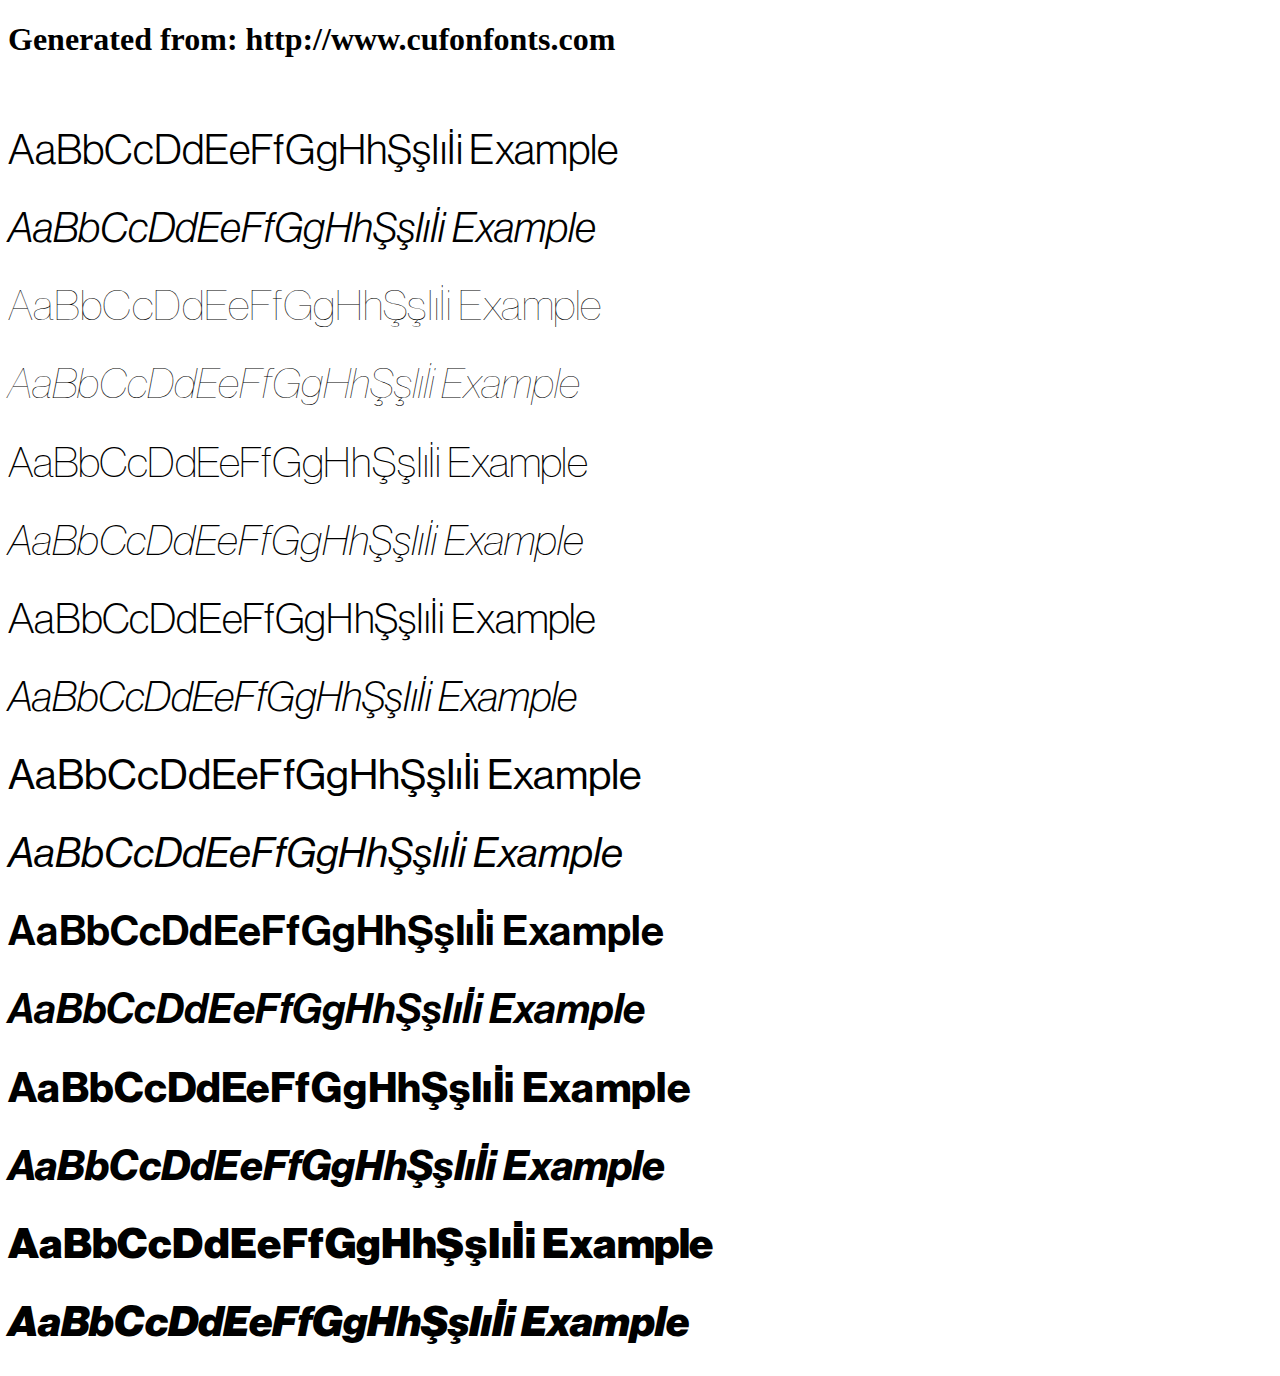
<file: fonts/neue-haas-grotesk-display-pro-cufonfonts-webfont/example.html>
<!DOCTYPE html>
<html xmlns="http://www.w3.org/1999/xhtml">
<head>
    <meta http-equiv="Content-Type" content="text/html; charset=utf-8"/>
    <link rel="stylesheet" type="text/css"
          href="style.css"/>
</head>

<body>

<h1>Generated from: http://www.cufonfonts.com</h1><br/>
<h1 style="font-family:'Neue Haas Grotesk Display Pro 45 Light';font-weight:normal;font-size:42px">AaBbCcDdEeFfGgHhŞşIıİi Example</h1>
<h1 style="font-family:'Neue Haas Grotesk Display Pro 46 Light Italic';font-weight:normal;font-size:42px">AaBbCcDdEeFfGgHhŞşIıİi Example</h1>
<h1 style="font-family:'Neue Haas Grotesk Display Pro 15 XXThin';font-weight:normal;font-size:42px">AaBbCcDdEeFfGgHhŞşIıİi Example</h1>
<h1 style="font-family:'Neue Haas Grotesk Display Pro 16 XXThin Italic';font-weight:normal;font-size:42px">AaBbCcDdEeFfGgHhŞşIıİi Example</h1>
<h1 style="font-family:'Neue Haas Grotesk Display Pro 25 XThin';font-weight:normal;font-size:42px">AaBbCcDdEeFfGgHhŞşIıİi Example</h1>
<h1 style="font-family:'Neue Haas Grotesk Display Pro 26 XThin Italic';font-weight:normal;font-size:42px">AaBbCcDdEeFfGgHhŞşIıİi Example</h1>
<h1 style="font-family:'Neue Haas Grotesk Display Pro 35 Thin';font-weight:normal;font-size:42px">AaBbCcDdEeFfGgHhŞşIıİi Example</h1>
<h1 style="font-family:'Neue Haas Grotesk Display Pro 36 Thin Italic';font-weight:normal;font-size:42px">AaBbCcDdEeFfGgHhŞşIıİi Example</h1>
<h1 style="font-family:'Neue Haas Grotesk Display Pro 55 Roman';font-weight:normal;font-size:42px">AaBbCcDdEeFfGgHhŞşIıİi Example</h1>
<h1 style="font-family:'Neue Haas Grotesk Display Pro 56 Roman Italic';font-weight:normal;font-size:42px">AaBbCcDdEeFfGgHhŞşIıİi Example</h1>
<h1 style="font-family:'Neue Haas Grotesk Display Pro 65 Medium';font-weight:normal;font-size:42px">AaBbCcDdEeFfGgHhŞşIıİi Example</h1>
<h1 style="font-family:'Neue Haas Grotesk Display Pro 66 Medium Italic';font-weight:normal;font-size:42px">AaBbCcDdEeFfGgHhŞşIıİi Example</h1>
<h1 style="font-family:'Neue Haas Grotesk Display Pro 75 Bold';font-weight:normal;font-size:42px">AaBbCcDdEeFfGgHhŞşIıİi Example</h1>
<h1 style="font-family:'Neue Haas Grotesk Display Pro 76 Bold Italic';font-weight:normal;font-size:42px">AaBbCcDdEeFfGgHhŞşIıİi Example</h1>
<h1 style="font-family:'Neue Haas Grotesk Display Pro 95 Black';font-weight:normal;font-size:42px">AaBbCcDdEeFfGgHhŞşIıİi Example</h1>
<h1 style="font-family:'Neue Haas Grotesk Display Pro 96 Black Italic';font-weight:normal;font-size:42px">AaBbCcDdEeFfGgHhŞşIıİi Example</h1>


</body>
</html>
</file>
<file: style.css>
@font-face {
    font-family: "NeueHaasDisplayRoman";
    src: url("./fonts/neue-haas-grotesk-display-pro-cufonfonts-webfont/NeueHaasDisplayThin.woff");
    font-weight: 300;
    font-style: normal;
}
@font-face {
    font-family: "NeueHaasDisplayXThin";
    src: url("./fonts/neue-haas-grotesk-display-pro-cufonfonts-webfont/NeueHaasDisplayXXThin.woff");
    font-weight: 100;
    font-style: normal;
}
@font-face {
    font-family: "NeueHaasDisplayBold";
    src: url("./fonts/neue-haas-grotesk-display-pro-cufonfonts-webfont/NeueHaasDisplayBold.woff");
    font-weight: 100;
    font-style: normal;
}
* {
    margin: 0;
    padding: 0;
    box-sizing: border-box;
    text-shadow: none;
}
/* body,html{
    overflow: hidden;
} */
body {
    font-family: "NeueHaasDisplayRoman", Sans-serif;
    color: #000;
}
body,html {
    overflow: auto;
    /* this will hide the scrollbar in mozilla based browsers */
    overflow: -moz-scrollbars-none;
    scrollbar-width: none;
    /* this will hide the scrollbar in internet explorers */
    -ms-overflow-style: none;
    scrollbar-color: transparent transparent;

  }

  /* this will hide the scrollbar in webkit based browsers - safari, chrome, etc */
  body::-webkit-scrollbar { 
    width: 0 !important;
    display: none; 
  }
header{
    top: 0;
    position: fixed;
    width: 100%;
    display: flex;
    padding: 25px 25px 0;
    justify-content: space-between;
    z-index: 99;
    align-items: center;
    background-color: transparent;
}
.full-width{
    width: 100%;
}
.logo img{
    width: 121px;
}
.logo.featonly img{
    width: 91px;
}
.hamburger-icon{
    cursor: pointer;
}
.hamburger-icon img{
    vertical-align: top;
}
.mb50{
    margin-bottom: 50px;
}
.mb20{
    margin-bottom: 20px;
}
.mb10{
    margin-bottom: 10px;
}
.ml20{
    margin-left: 20px;
}
.ml-auto{
    margin-left: auto;
}
footer{
    background-color: #000;
    color: #fff;
    width: 100%;
    padding: 20px 25px;
}
footer{
    display: flex;
    flex-wrap: wrap;
    position: relative;
}
footer ul{
    list-style: none;
    width: 13%;
}
footer ul:first-child{
    width: 15%;
}
footer ul:last-child{
    width: auto;
}
footer ul li{
    margin-bottom: 10px;
    font-size: 16px;
}
footer ul li.grey{
    color: #7c7c7c;
}
footer ul li.grey14{
    font-size: 14px; 
    color: #7c7c7c;
}
footer .social-icons span{
    margin-right: 10px;
    cursor: pointer;
}
.desk-only{
    display: block;
}
.mob-only{
    display: none;
}
/* aspect ratio containers*/
.aspect-4-3{
    position: relative;
    padding-top: 133.333%;
}
.aspect-4-3 img{
    position: absolute;
    height: 100%;
    width: auto;
    top: 0;
    left: 0;
    right: 0;
}
.uppercase{
    text-transform: uppercase;
}

/*hamburger*/
  #overlay .toggle{
      /* position:absolute;
      top:72px;
      right:72px */
      float: right;
      margin: 70px 70px 0 0;
      cursor: pointer;
  }
  .overlay {
    position: fixed;
    background: #fff;
    top: 0;
    left: 0;
    width: 100%;
    height: 0%;
    opacity: 0;
    z-index: 100;
    visibility: hidden;
    transition: opacity .35s, visibility .35s, height .35s;
    overflow: hidden;
  }
  .overlay.open {
    opacity: 1;
    visibility: visible;
    height: 100%;
  }
  .overlay.open li {
    animation: fadeInRight .5s ease forwards;
    animation-delay: .35s;
  }
  /* .overlay.open li:nth-of-type(2) {
    animation-delay: .4s;
  }
  .overlay.open li:nth-of-type(3) {
    animation-delay: .45s;
  }
  .overlay.open li:nth-of-type(4) {
    animation-delay: .50s;
  } */
  .overlay nav {
    position: relative;
    height: auto;
    top: 60%;
    transform: translateY(-50%);
    font-size: 36px;
    font-weight: 400;
    padding: 0 70px;
  }
  .overlay ul {
    list-style: none;
    padding: 0;
    margin: 0 auto;
    display: inline-block;
    position: relative;
    height: 100%;
  }
  .overlay-menu ul.second{
      padding-left: 200px;
      position: absolute;
      display: none;
      margin-top: 0;
  }
  .overlay-menu ul.second.show{
    display: inline-block;
}
.overlay-menu ul.second li img{
    display: none;
    width: 400px;
    height: 400px;
    position: absolute;
    top: -40px;
    left: 150%;
}
.overlay-menu ul.second li:hover img{
    display:block;
}
  .overlay ul li {
    display: block;
    margin-bottom: 30px;
    /* position: relative; */
    opacity: 0;
  }
  .overlay ul li a {
    display: block;
    position: relative;
    color: #000;
    font-family: 'NeueHaasDisplayXThin';
    text-decoration: none;
    overflow: hidden;
  }
  .overlay ul li a:hover,.overlay ul li a:focus {
    width: 100%;
    font-weight: bold;
  }
  .hamburger-back{
      display: none;
  }
  /* .overlay ul li a:after {
    content: '';
    position: absolute;
    bottom: 0;
    left: 50%;
    width: 0%;
    transform: translateX(-50%);
    height: 3px;
    background: #000;
    transition: .35s;
  } */
  
  @keyframes fadeInRight {
    0% {
      opacity: 0;
      left: 20%;
    }
    100% {
      opacity: 1;
      left: 0;
    }
  }
  .change-background{
      background-color: #ac5c44;
  }
@media screen and (max-width:768px) {
    footer{
        padding: 20px 15px;
    }
    header{
        padding: 25px 15px;
    }
    footer ul{
        flex: 33%;
    }
    footer ul:last-child,footer ul:nth-child(4),footer ul:nth-child(5){
       margin-top: 20px;
    }
    .desk-only{
        display: none;
    }
    .mob-only{
        display: block;
    }
    .logo img{
        width: 85px;
    }
    .aspect-4-3{
        padding-top: 116.66%;
    }
    .aspect-4-3 img{
        width: 100%;
    }
    /*hamburger*/
    .overlay nav {
        position: relative;
        height: auto;
        top: 0;
        transform: translateY(0%);
        margin-top: 165px;
        font-size: 36px;
        font-weight: 400;
        padding: 0 70px;
      }
    .overlay-menu ul.first.hide-mobile,.overlay-menu ul.second img,.overlay-menu ul.second li:hover img{
        display: none;
    }
    .hamburger-back{
        display: block;
        float: left;
    margin: 70px 0px 0 70px;
    cursor: pointer;
    }
    .overlay-menu ul.second.show li a{ 
        color: #fff;
    }
    .overlay-menu ul.second.show{
        left:0;
        position: relative;
        padding-left: 0px;
       
    }
    
}
</file>
<file: home.css>
.feat-home-banner{
    width: 100%;
    height: 100%;
    color: #000;
    display: flex;
}
.feat-home-banner .feat-home-banner-image{
    height: auto;
    width: 58.5%;
    object-fit: cover;
    height: 100%;
    position: relative;

}
.feat-home-banner-image img{
    width: 100%;
    height: 100%;
    object-fit: cover;
    position: absolute;
}
/* full banner */
.feat-home-banner.full .feat-home-banner-image{
    width: 100%;
    position: absolute;
    z-index: 0;
}
.feat-home-banner.full .feat-home-banner-image img{
    width: 100%;
    height: auto;
}
.feat-home-banner.full  .feat-home-banner-content{
    background-color: transparent;
    margin-left: 54%;
    z-index: 1;
    color: #fff;
}
/* gray box banner */
.feat-home-banner.gray-box .feat-home-banner-image{
    background-color: #f2f2f2;
    display: flex;
    align-items: center;
    justify-content: center;
}
.feat-home-banner-content{
    padding: 50px;
    display: flex;
    width: calc(100%  - 58.5%);
    flex-direction: column;
    /* width: ; */
    background-color: #fff;
}
.feat-home-banner-content .tag{
    padding-left: 37px;
    position: relative;
    font-size: 24px;
}
.feat-home-banner-content .tag::before{
    content: '';
    position: absolute;
    left: 0px;
    width: 17px;
    height: 17px;
    background-color: currentColor;
    top:50%;
    transform: translateY(-50%);
}
.feat-banner-slide-content{
    margin-top: auto;
}
.feat-banner-slide-content .slide-number{
    margin-bottom: 10px;
    font-size: 24px;
}
.feat-banner-slide-content  h1{
    font-weight: 300;
    width: 80%;
    margin-bottom: 50px;
    font-family: 'NeueHaasDisplayXThin';
    font-size: 42px;
}
.feat-banner-slide-content  a{
    font-size: 24px;
    text-decoration: underline;
    font-weight: 300;
}
/* .feat-home-banner.has-parallax{
   position: ;
} */
.feat-aspect-container{
    width: 55%;
}
.wrapper {
    position: relative;
    /* The height needs to be set to a fixed value for the effect to work.
     * 100vh is the full height of the viewport. */
    /* height: 100vh; */
    /* The scaling of the images would add a horizontal scrollbar, so disable x overflow. */
    /* overflow-x: hidden; */
    /* Enable scrolling on the page. */
    /* overflow-y: hidden; */
    /* Set the perspective to 2px. This is essentailly the simulated distance from the viewport to transformed objects.*/
    /* perspective: 2px; */
  }
  .sect{
   /* Needed for children to be absolutely positioned relative to the parent. */
   position: relative;
   /* The height of the container. Must be set, but it doesn't really matter what the value is. */
   height: 100vh;
 
   /* For text formatting. */
   display: flex;
   align-items: center;
   justify-content: center;
   color: white;
   text-shadow: 0 0 5px #000;   
  }
  .section-wrapper{
      /* position: fixed;
      top: 0;
      left: 0;
      width: 100%;
      height: 100vh;
      overflow: hidden; */
      min-height: 100vh;
  }
  .section-wrapper .section{
      position: fixed;
  }
  .section {
    /* Needed for children to be absolutely positioned relative to the parent. */
    position: relative;
    /* The height of the container. Must be set, but it doesn't really matter what the value is. */
    height: 100vh;
  
    /* For text formatting. */
    display: flex;
    align-items: center;
    justify-content: center;
    color: white;
    /* z-index: -1; */
    text-shadow: 0 0 5px #000;
    top: 0;
    width: 100%;
    transition: 1s;
  }
  .section.active{
      transform: translateY(0);
  }
  .section-wrapper  .section:not(.active){
       transform: translateY(100%);
    }
/* .section.active:last-of-type{
    z-index: 1;
} */
  /* .parallax::after {
    /* Display and position the pseudo-element 
    content: " ";
    position: absolute;
    top: 0;
    right: 0;
    bottom: 0;
    left: 0;
  
    /* Move the pseudo-element back away from the camera,
     * then scale it back up to fill the viewport.
     * Because the pseudo-element is further away, it appears to move more slowly, like in real life. /
    transform: translateZ(-1px) scale(1.5);
    /* Force the background image to fill the whole element. /
    background-size: 100%;
    /* Keep the image from overlapping sibling elements. /
    z-index: -1;
  } */
  
  /* The styling for the static div. */
  .static-interceptor {
    background: #fff;
    position: relative;
    margin-top: 100vh;
    height: 1px;
  }
  
  /* Sets the actual background images to adorable kitties. This part is crucial. */
  .bg1::after {
    background-image: url("https://placekitten.com/g/900/700");
  }
  
  .bg2::after {
    background-image: url("https://placekitten.com/g/800/600");
  }

  @media screen and (max-width:767px) {
    .feat-home-banner-content .tag::before{
        width: 13px;
        height: 13px;
    }
    .feat-home-banner {
        flex-direction: column;
        flex-wrap: wrap;
    }
    .feat-home-banner .feat-home-banner-image {
        height: auto;
        flex: 50%;
        object-fit: cover;
        width: 100%;
        height: 50%;
        position: relative;
    }
    .feat-home-banner.gray-box .feat-home-banner-image{
        display: block;
    }
    .feat-aspect-container{
        width: 100%;
    }
    .feat-home-banner-content {
        padding: 50px 15px;
        /* display: flex; */
        position: absolute;
        bottom: 1;
        width: 100%;
        position: absolute;
        bottom: 0;
        z-index: 1;
        background-color: #fff;
    }
    .feat-home-banner.full .feat-home-banner-content{
        margin-left: 0;
        color: #000;
    }
    .feat-home-banner.full .feat-home-banner-image{
        position: relative;
    }
    .feat-banner-slide-content{
        margin-top: 0;
    }
    section{
        background-color: #fff;
    }
    .feat-home-banner-content .tag::before{
        left: 40px;
    }
    .feat-home-banner-content .tag{
        padding-left: 60px;
    }
    .slide-number{
        position: absolute;
        top: 50px;
    }
    footer .social-icons span{
        margin-right: 20px;
    }
    .feat-banner-slide-content h1{
        font-size: 24px;
        font-weight: 100;
        line-height: 28px;
        margin-top: 15px;
        margin-bottom: 25px;
    }
    .feat-banner-slide-content .slide-number,.feat-home-banner-content .tag,.feat-home-banner-content .tag, .feat-banner-slide-content a{
        font-size: 18px;
        line-height: 28px;
    }
    /* .feat-home-banner-image img:first-of-type{
        position: relative;
        width: 100;
    } */
}
</file>
<file: models.css>
.model-name{
  letter-spacing: 0.38px;
  flex: 1;
  margin-left: 10px;
  font-size: 42px;
  font-family: 'NeueHaasDisplayXThin';
  font-weight: 100;
}
.breadcrumb {
    display: flex;
    margin-right: 50px;
  }
.breadcrumb li {
    padding:0 0 0 7px;
    display: flex;
    position: relative;
  }
.breadcrumb li:first-child{
    padding-left: 0;
    padding-right: 0;
}
.breadcrumb li a{
    font-size: 18px;
    font-weight: normal;
    color: #000;
    text-decoration: none;
  }
  .breadcrumb li.active a{
    text-decoration: underline;
  }
.breadcrumb li:not(:last-of-type)::after {
    content: url(img/breadcrumb-chev.svg);
    text-rendering: auto;
    margin-top: 3px;
    margin-left: 7px;
    -webkit-font-smoothing: antialiased;
  }
header.secondary{
      position: fixed;
      /* width: calc(100% - 50px); */
  }
  .container.model-interior div.left-half {
    height: 100%;
  }
  .container.model-interior article {
    position: absolute;
    top: 50%;
    /* left: 67%;
    transform: translate(-67%, 0%); */
    width: 100%;
    /* padding: 20px; */
  }
  
  /* Pattern styles */
  .container.model-interior {
    display: table;
    width: 100%;
  }
  
  .container.model-interior .left-half {
    position: fixed;
    left: 0px;
    width: 33%;
  }
  .container.model-interior .left-half article {
    padding: 25px 50px 35px 25px;
    position: absolute;
    bottom: 0;
    top: auto;
    width: auto;
  }
  .container.model-interior .right-half {
    /* background-color: #b6701e; */
    position: absolute;
    right: 0px;
    width: 67%;
  }
  .model-stats{
    font-size: 16px;
  }
  .model-stats b{
    font-family: "NeueHaasDisplayBold";
  }
  .container.model-interior .right-half img{
      margin-bottom: 5px;
  }
  .model-social{
      margin-bottom: 20px;
  }
  .model-social a{
    font-size: 16px;
    color: #000;
  }
  .model-social a img{
      margin-left:10px
  }
  /*talents*/
  .talents-about{
    position: relative;
    margin-top: 80px;
    margin-left: 25px;
  }
  .talents-about a,.talents-about p{
    font-size: 16px;
  }
  .model-interior a{
    color:#000
  }
  .talents-main-banner-cont{
    position: relative;
  }
  .content-over-image{
    position: absolute;
    bottom: 30px;
    right: 10%;
    width: 35%;
  }
  .content-over-image h1{
    font-weight: 100;
    width: 80%;
    margin-bottom: 50px;
    font-family: 'NeueHaasDisplayXThin';
    font-size: 42px;
  }
  .content-over-image a{
    font-size: 24px;
    text-decoration: underline;
    font-weight: normal;
  }
  .talents-interior .tag{
    padding-left: 37px;
    position: relative;
    font-size: 24px;
    margin-bottom: 20px;
  }
 .talents-interior .tag::before {
    content: '';
    position: absolute;
    left: 0px;
    width: 17px;
    height: 17px;
    background-color: currentColor;
    top: 50%;
    transform: translateY(-50%);
}

.gallery{
  padding: 10px;
  display: block;
  width: 100%;
}
.gallery div{
  display: inline-block;
  vertical-align: top;
}
.gallery img{
  width: 100%;
}
/* .gallery>div:nth-child(4n+2), .gallery>div:nth-child(4n+3){
 width: 24%;
} */
.type-1{
  width: 49%;
}
.type-2{
  width: 100%;
  margin-top: 10px;
}
.type-1 .small-gal-image:first-child, .type-2 .small-gal-image:nth-child(2){
  margin-right: 10px;
}
.small-gal-image{
  width: 49%;
  display: inline-block;
  height: 447px;
  /* margin-left: 10px; */
  margin-bottom: 10px;
}
.small-gal-image img{
  display: inline-block;
  height: 447px;
  vertical-align: top;
}
.type-2 .medium-gal-image{
  width: 50%;
  margin-right: 10px;
  margin-bottom: 10px;
}
.type-2 .small-gal-image img,.type-2 .medium-gal-image img,.type-2 .medium-gal-image,.type-2 .small-gal-image{
  height: 478px;
}
.type-2 .small-gal-image{
  width: 24%;
  display: inline-block;
}
.medium-gal-image{
  width: 100%;
  display: inline-block;
  height: 510px;
}
.medium-gal-image img{
  height: 510px;
}
.gallery>div.featured{
  width: 50%;
  height: 967px;
  margin-right: 10px;
}
.gallery>div.featured img{
  height: 967px;
}
.large-gal-image{
  width: 100%;
  height: 968px;
}
.large-gal-image img{
  height: 968px;
}
.talents-details{
  padding: 100px 25px 50px;
  width: 50%;
  font-family: "NeueHaasDisplayRoman", Sans-serif;

}
.talents-details-readmore-cont{
  font-size: 16px;
}
 .readmore-link{
  margin-top: 20px;
  font-size: 18px;
  text-decoration: underline;
  cursor: pointer;
  display: block;
  color: #000;
  letter-spacing: 0.38px;
}
.talents-details-link{
  font-size: 14px;
  color: #7c7c7c;
  letter-spacing: 0.37px;
}
.talents-details-link ul{
  list-style: none;
  margin-top: 20px;
  margin-bottom: 49px;
}
.talents-details-link ul li{
  display: inline;
  text-decoration: underline;
  cursor: pointer;
  margin-right: 25px;
}
.talents-details-link ul li.active{
  font-weight: 700;
}
.talents-links{
  font-size: 16px;
  margin-top: 50px;
}
.talents-links a img{
  margin-left: 10px;
}
.talents-links a{
  margin-right: 20px;
  text-decoration: underline;
  color: #000;
}
  .screen-height{
    /* height: 100vh; */
  }


  /*****PRoject CSS*****/
  .project-gallery .row-one{
    padding: 10px;
    display:flex;
    justify-content: space-between;
  }
  .project-gallery .row-one .gal-image{
    margin-right: 10px;
    display: inline-block;
    width: 25%;
  }
  .project-gallery .row-one .gal-image img{
    height: 460px;
  }
  .project-gallery .row-one .gal-image:last-child{
    margin-right: 0px;
    width: 50%;
  }
  .projects-about{
    padding: 50px 25px;
  }
  .projects-about .desc .long-text{
    width: 46%;
    margin-top: 27px;
    margin-bottom: 20px;
    font-family: "NeueHaasDisplayRoman", Sans-serif;
  }
  .projects-about .desc .heading{
    margin-top: 27px;
  }
  .projects-about .desc .heading b{
    font-family: "NeueHaasDisplayBold", Sans-serif;
  }
  @media screen and (max-width:768px) {
    .container.model-interior .right-half {
        position: relative;
        width: 100%;
      }
      .container.model-interior .left-half {
        position: relative;
        width: 100%;
      }
      .container.model-interior .left-half article{
        padding: 25px 15px 25px 15px;
        position: relative;
        margin-top: 50%;
      }
      .container.model-interior article{
        position: relative;
      }
      .breadcrumb{
          display: none;
      }
      header.secondary{
          width: 100%;
      }
      .model-name{
        font-size: 26px;
        font-weight: 100;
      }
      header.secondary{
          background-color: #fff;
          padding: 20px 15px;
      }
      header.secondary .logo img{
          width: 62px;
      }
      .talents-details{
        width: 100%;
        padding:100px 15px 65px;
      }
      .talents-main-banner-cont{
        padding: 15px;
        padding-bottom: 0;
      }
      .content-over-image{
        display: none;
      }
      .gallery{
        padding: 15px;
        padding-top: 5px;
      }
      .gallery>div.featured{
        margin-bottom: 10px;
      }
      .gallery>div.featured,.type-1,.type-2,.small-gal-image,.medium-gal-image,.type-2 .small-gal-image,.type-2 .medium-gal-image{
        width: 100%;
      }
      .talents-interior{
        margin-top: 414px;
      }
      .talents-links{
        position: absolute;
        top: 380px;
        margin-top: 0;
      }


      /*Project css*/
      .talents-interior.projects{
        position: relative;
      }
      .project-gallery .row-one{
        display: block;
      }
      .project-gallery .row-one .gal-image{
        width: 100%;
        margin: 0;
        margin-bottom: 5px;
      }

      .project-gallery .row-one .gal-image:last-child,.projects-about .desc .long-text{
        width: 100%;
       
      }
      .project-gallery .row-one .gal-image:last-child img{
        height: 252px;
      }
      .projects-about a.back{
        position: absolute;
        top: -300px;
      }
  }
</file>
<file: fonts/neue-haas-grotesk-display-pro-cufonfonts-webfont/style.css>
/* #### Generated By: http://www.cufonfonts.com #### */

    @font-face {
    font-family: 'Neue Haas Grotesk Display Pro 45 Light';
    font-style: normal;
    font-weight: normal;
    src: local('Neue Haas Grotesk Display Pro 45 Light'), url('NeueHaasDisplayLight.woff') format('woff');
    }
    

    @font-face {
    font-family: 'Neue Haas Grotesk Display Pro 46 Light Italic';
    font-style: normal;
    font-weight: normal;
    src: local('Neue Haas Grotesk Display Pro 46 Light Italic'), url('NeueHaasDisplayLightItalic.woff') format('woff');
    }
    

    @font-face {
    font-family: 'Neue Haas Grotesk Display Pro 15 XXThin';
    font-style: normal;
    font-weight: normal;
    src: local('Neue Haas Grotesk Display Pro 15 XXThin'), url('NeueHaasDisplayXXThin.woff') format('woff');
    }
    

    @font-face {
    font-family: 'Neue Haas Grotesk Display Pro 16 XXThin Italic';
    font-style: normal;
    font-weight: normal;
    src: local('Neue Haas Grotesk Display Pro 16 XXThin Italic'), url('NeueHaasDisplayXXThinItalic.woff') format('woff');
    }
    

    @font-face {
    font-family: 'Neue Haas Grotesk Display Pro 25 XThin';
    font-style: normal;
    font-weight: normal;
    src: local('Neue Haas Grotesk Display Pro 25 XThin'), url('NeueHaasDisplayXThin.woff') format('woff');
    }
    

    @font-face {
    font-family: 'Neue Haas Grotesk Display Pro 26 XThin Italic';
    font-style: normal;
    font-weight: normal;
    src: local('Neue Haas Grotesk Display Pro 26 XThin Italic'), url('NeueHaasDisplayXThinItalic.woff') format('woff');
    }
    

    @font-face {
    font-family: 'Neue Haas Grotesk Display Pro 35 Thin';
    font-style: normal;
    font-weight: normal;
    src: local('Neue Haas Grotesk Display Pro 35 Thin'), url('NeueHaasDisplayThin.woff') format('woff');
    }
    

    @font-face {
    font-family: 'Neue Haas Grotesk Display Pro 36 Thin Italic';
    font-style: normal;
    font-weight: normal;
    src: local('Neue Haas Grotesk Display Pro 36 Thin Italic'), url('NeueHaasDisplayThinItalic.woff') format('woff');
    }
    

    @font-face {
    font-family: 'Neue Haas Grotesk Display Pro 55 Roman';
    font-style: normal;
    font-weight: normal;
    src: local('Neue Haas Grotesk Display Pro 55 Roman'), url('NeueHaasDisplayRoman.woff') format('woff');
    }
    

    @font-face {
    font-family: 'Neue Haas Grotesk Display Pro 56 Roman Italic';
    font-style: normal;
    font-weight: normal;
    src: local('Neue Haas Grotesk Display Pro 56 Roman Italic'), url('NeueHaasDisplayRomanItalic.woff') format('woff');
    }
    

    @font-face {
    font-family: 'Neue Haas Grotesk Display Pro 65 Medium';
    font-style: normal;
    font-weight: normal;
    src: local('Neue Haas Grotesk Display Pro 65 Medium'), url('NeueHaasDisplayMediu.woff') format('woff');
    }
    

    @font-face {
    font-family: 'Neue Haas Grotesk Display Pro 66 Medium Italic';
    font-style: normal;
    font-weight: normal;
    src: local('Neue Haas Grotesk Display Pro 66 Medium Italic'), url('NeueHaasDisplayMediumItalic.woff') format('woff');
    }
    

    @font-face {
    font-family: 'Neue Haas Grotesk Display Pro 75 Bold';
    font-style: normal;
    font-weight: normal;
    src: local('Neue Haas Grotesk Display Pro 75 Bold'), url('NeueHaasDisplayBold.woff') format('woff');
    }
    

    @font-face {
    font-family: 'Neue Haas Grotesk Display Pro 76 Bold Italic';
    font-style: normal;
    font-weight: normal;
    src: local('Neue Haas Grotesk Display Pro 76 Bold Italic'), url('NeueHaasDisplayBoldItalic.woff') format('woff');
    }
    

    @font-face {
    font-family: 'Neue Haas Grotesk Display Pro 95 Black';
    font-style: normal;
    font-weight: normal;
    src: local('Neue Haas Grotesk Display Pro 95 Black'), url('NeueHaasDisplayBlack.woff') format('woff');
    }
    

    @font-face {
    font-family: 'Neue Haas Grotesk Display Pro 96 Black Italic';
    font-style: normal;
    font-weight: normal;
    src: local('Neue Haas Grotesk Display Pro 96 Black Italic'), url('NeueHaasDisplayBlackItalic.woff') format('woff');
    }
</file>
